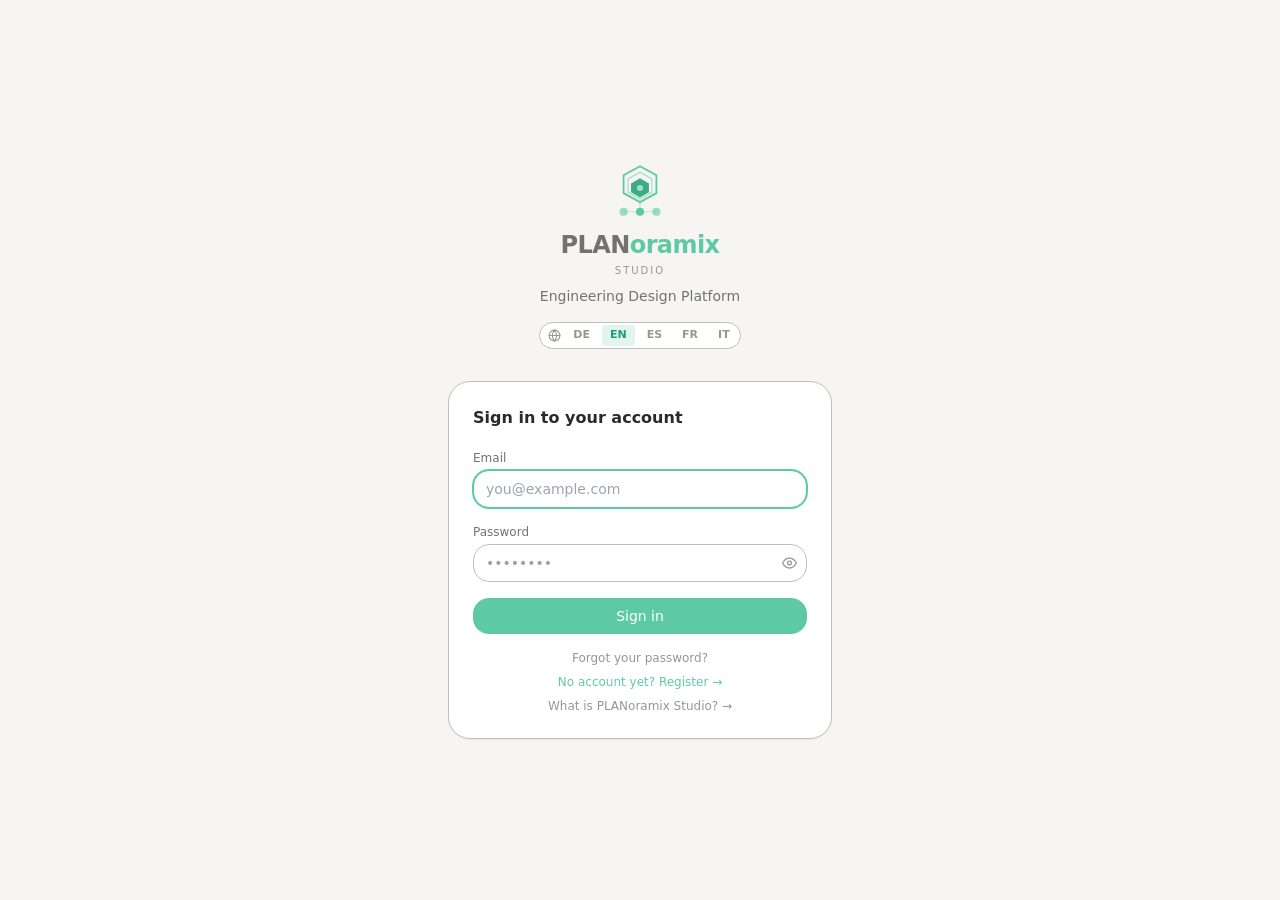
<file: index.html>
<!DOCTYPE html>
<html lang="en">
  <head>
    <meta charset="UTF-8" />
    <link rel="icon" type="image/svg+xml" href="/favicon.svg" />
    <meta name="viewport" content="width=device-width, initial-scale=1.0" />
    <meta name="referrer" content="strict-origin-when-cross-origin" />
    <!--
      CSP fallback for static hosting. Prefer setting CSP via HTTP headers in production
      (frame-ancestors / sandbox / report-uri are ignored when delivered via <meta>).
      'wasm-unsafe-eval' is required by web-ifc and pdfjs-dist.
      blob:/data: in img-src and worker-src cover three.js loaders, html-to-image, and pdfjs workers.
      frame-src blob: is required by the Anlage PDF surface, which renders the picked
      file in an <iframe> from a blob: URL; without it default-src blocks the frame
      and Chrome shows "Dieser Inhalt ist blockiert".
    -->
    <meta
      http-equiv="Content-Security-Policy"
      content="
        default-src 'self';
        script-src 'self' 'wasm-unsafe-eval';
        style-src 'self' 'unsafe-inline';
        img-src 'self' data: blob:;
        font-src 'self' data:;
        worker-src 'self' blob:;
        frame-src 'self' blob:;
        connect-src 'self' ws: wss: https://*.supabase.co wss://*.supabase.co;
        object-src 'none';
        base-uri 'self';
        form-action 'self';
        frame-ancestors 'self';
        upgrade-insecure-requests
      "
    />
    <title>PLANoramix Studio</title>
    <script type="module" crossorigin src="/assets/main-B0GuMy41.js"></script>
    <link rel="modulepreload" crossorigin href="/assets/index-Dl0gNyEg.js">
    <link rel="modulepreload" crossorigin href="/assets/taskDefaults-D4eh1Coa.js">
    <link rel="modulepreload" crossorigin href="/assets/bootContentPacks-B4ojAM4f.js">
    <link rel="modulepreload" crossorigin href="/assets/taskSeal-45RWJeZp.js">
    <link rel="modulepreload" crossorigin href="/assets/publicAsset-lwaDUpK7.js">
    <link rel="modulepreload" crossorigin href="/assets/projectPersistence-CUlNSSed.js">
    <link rel="modulepreload" crossorigin href="/assets/userStore-DJssYrse.js">
    <link rel="modulepreload" crossorigin href="/assets/screenshotCapture-ynMfbWYe.js">
    <link rel="modulepreload" crossorigin href="/assets/elemCloud-BAPlJ6jV.js">
    <link rel="modulepreload" crossorigin href="/assets/routePath-DhpT4YH2.js">
    <link rel="modulepreload" crossorigin href="/assets/seatPricing-DUlemXKy.js">
    <link rel="stylesheet" crossorigin href="/assets/index-DYcPi4QI.css">
    <link rel="stylesheet" crossorigin href="/assets/main-DCre1131.css">
  <link rel="manifest" href="/manifest.webmanifest"></head>
  <body>
    <div id="root"></div>
  </body>
</html>
</file>
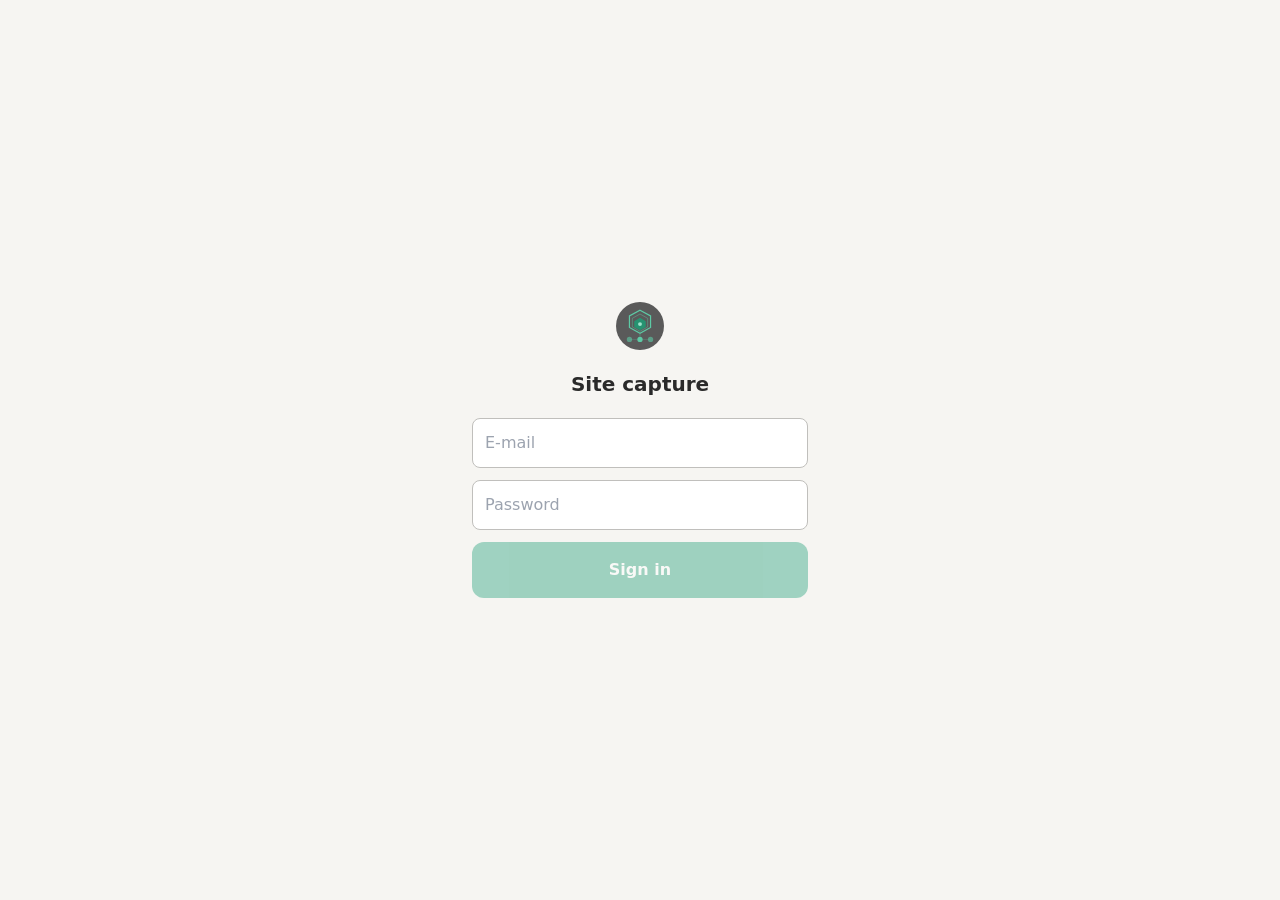
<file: capture.html>
<!DOCTYPE html>
<html lang="de">
  <head>
    <meta charset="UTF-8" />
    <link rel="icon" type="image/svg+xml" href="/favicon.svg" />
    <meta name="viewport" content="width=device-width, initial-scale=1.0, viewport-fit=cover" />
    <meta name="theme-color" content="#1D9E75" />
    <meta name="referrer" content="strict-origin-when-cross-origin" />
    <!--
      Same policy as index.html, minus what only the app needs (wasm for
      web-ifc/pdf.js, blob: frames for the Anlage PDF surface).
    -->
    <meta
      http-equiv="Content-Security-Policy"
      content="
        default-src 'self';
        script-src 'self';
        style-src 'self' 'unsafe-inline';
        img-src 'self' data: blob:;
        font-src 'self' data:;
        connect-src 'self' https://*.supabase.co wss://*.supabase.co;
        object-src 'none';
        base-uri 'self';
        form-action 'self';
        frame-ancestors 'self';
        upgrade-insecure-requests
      "
    />
    <title>PLANoramix · Baustelle</title>
    <script type="module" crossorigin src="/assets/capture-c4kPbFWt.js"></script>
    <link rel="modulepreload" crossorigin href="/assets/index-Dl0gNyEg.js">
    <link rel="modulepreload" crossorigin href="/assets/taskDefaults-D4eh1Coa.js">
    <link rel="modulepreload" crossorigin href="/assets/taskSeal-45RWJeZp.js">
    <link rel="modulepreload" crossorigin href="/assets/screenshotCapture-ynMfbWYe.js">
    <link rel="stylesheet" crossorigin href="/assets/index-DYcPi4QI.css">
  <link rel="manifest" href="/manifest.webmanifest"></head>
  <body>
    <div id="root"></div>
  </body>
</html>
</file>
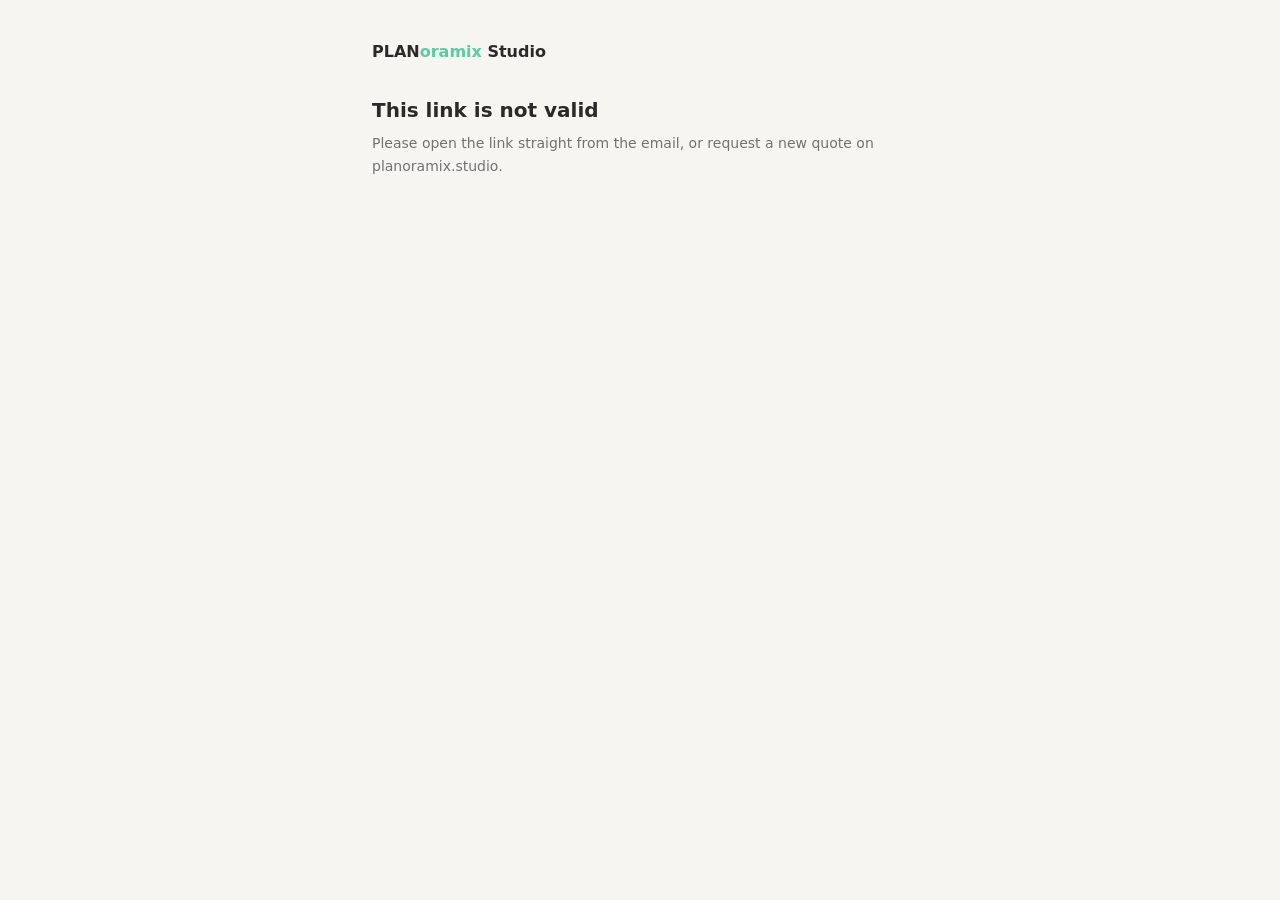
<file: quote.html>
<!DOCTYPE html>
<html lang="en">
  <head>
    <meta charset="UTF-8" />
    <link rel="icon" type="image/svg+xml" href="/favicon.svg" />
    <meta name="viewport" content="width=device-width, initial-scale=1.0, viewport-fit=cover" />
    <meta name="theme-color" content="#1D9E75" />
    <meta name="referrer" content="strict-origin-when-cross-origin" />
    <meta name="robots" content="noindex, nofollow" />
    <!--
      Same policy as index.html, minus what only the app needs (wasm for
      web-ifc/pdf.js, blob: frames for the Anlage PDF surface).
    -->
    <meta
      http-equiv="Content-Security-Policy"
      content="
        default-src 'self';
        script-src 'self';
        style-src 'self' 'unsafe-inline';
        img-src 'self' data: blob:;
        font-src 'self' data:;
        connect-src 'self' https://*.supabase.co wss://*.supabase.co;
        object-src 'none';
        base-uri 'self';
        form-action 'self';
        frame-ancestors 'self';
        upgrade-insecure-requests
      "
    />
    <title>PLANoramix · Angebot</title>
    <script type="module" crossorigin src="/assets/quote-NXS3SZED.js"></script>
    <link rel="modulepreload" crossorigin href="/assets/index-Dl0gNyEg.js">
    <link rel="modulepreload" crossorigin href="/assets/seatPricing-DUlemXKy.js">
    <link rel="stylesheet" crossorigin href="/assets/index-DYcPi4QI.css">
  <link rel="manifest" href="/manifest.webmanifest"></head>
  <body>
    <div id="root"></div>
  </body>
</html>
</file>
<file: assets/index-DYcPi4QI.css>
*,:before,:after{--tw-border-spacing-x: 0;--tw-border-spacing-y: 0;--tw-translate-x: 0;--tw-translate-y: 0;--tw-rotate: 0;--tw-skew-x: 0;--tw-skew-y: 0;--tw-scale-x: 1;--tw-scale-y: 1;--tw-pan-x: ;--tw-pan-y: ;--tw-pinch-zoom: ;--tw-scroll-snap-strictness: proximity;--tw-gradient-from-position: ;--tw-gradient-via-position: ;--tw-gradient-to-position: ;--tw-ordinal: ;--tw-slashed-zero: ;--tw-numeric-figure: ;--tw-numeric-spacing: ;--tw-numeric-fraction: ;--tw-ring-inset: ;--tw-ring-offset-width: 0px;--tw-ring-offset-color: #fff;--tw-ring-color: rgb(59 130 246 / .5);--tw-ring-offset-shadow: 0 0 #0000;--tw-ring-shadow: 0 0 #0000;--tw-shadow: 0 0 #0000;--tw-shadow-colored: 0 0 #0000;--tw-blur: ;--tw-brightness: ;--tw-contrast: ;--tw-grayscale: ;--tw-hue-rotate: ;--tw-invert: ;--tw-saturate: ;--tw-sepia: ;--tw-drop-shadow: ;--tw-backdrop-blur: ;--tw-backdrop-brightness: ;--tw-backdrop-contrast: ;--tw-backdrop-grayscale: ;--tw-backdrop-hue-rotate: ;--tw-backdrop-invert: ;--tw-backdrop-opacity: ;--tw-backdrop-saturate: ;--tw-backdrop-sepia: ;--tw-contain-size: ;--tw-contain-layout: ;--tw-contain-paint: ;--tw-contain-style: }::backdrop{--tw-border-spacing-x: 0;--tw-border-spacing-y: 0;--tw-translate-x: 0;--tw-translate-y: 0;--tw-rotate: 0;--tw-skew-x: 0;--tw-skew-y: 0;--tw-scale-x: 1;--tw-scale-y: 1;--tw-pan-x: ;--tw-pan-y: ;--tw-pinch-zoom: ;--tw-scroll-snap-strictness: proximity;--tw-gradient-from-position: ;--tw-gradient-via-position: ;--tw-gradient-to-position: ;--tw-ordinal: ;--tw-slashed-zero: ;--tw-numeric-figure: ;--tw-numeric-spacing: ;--tw-numeric-fraction: ;--tw-ring-inset: ;--tw-ring-offset-width: 0px;--tw-ring-offset-color: #fff;--tw-ring-color: rgb(59 130 246 / .5);--tw-ring-offset-shadow: 0 0 #0000;--tw-ring-shadow: 0 0 #0000;--tw-shadow: 0 0 #0000;--tw-shadow-colored: 0 0 #0000;--tw-blur: ;--tw-brightness: ;--tw-contrast: ;--tw-grayscale: ;--tw-hue-rotate: ;--tw-invert: ;--tw-saturate: ;--tw-sepia: ;--tw-drop-shadow: ;--tw-backdrop-blur: ;--tw-backdrop-brightness: ;--tw-backdrop-contrast: ;--tw-backdrop-grayscale: ;--tw-backdrop-hue-rotate: ;--tw-backdrop-invert: ;--tw-backdrop-opacity: ;--tw-backdrop-saturate: ;--tw-backdrop-sepia: ;--tw-contain-size: ;--tw-contain-layout: ;--tw-contain-paint: ;--tw-contain-style: }*,:before,:after{box-sizing:border-box;border-width:0;border-style:solid;border-color:#e5e7eb}:before,:after{--tw-content: ""}html,:host{line-height:1.5;-webkit-text-size-adjust:100%;-moz-tab-size:4;-o-tab-size:4;tab-size:4;font-family:ui-sans-serif,system-ui,sans-serif,"Apple Color Emoji","Segoe UI Emoji",Segoe UI Symbol,"Noto Color Emoji";font-feature-settings:normal;font-variation-settings:normal;-webkit-tap-highlight-color:transparent}body{margin:0;line-height:inherit}hr{height:0;color:inherit;border-top-width:1px}abbr:where([title]){-webkit-text-decoration:underline dotted;text-decoration:underline dotted}h1,h2,h3,h4,h5,h6{font-size:inherit;font-weight:inherit}a{color:inherit;text-decoration:inherit}b,strong{font-weight:bolder}code,kbd,samp,pre{font-family:ui-monospace,SFMono-Regular,Menlo,Monaco,Consolas,Liberation Mono,Courier New,monospace;font-feature-settings:normal;font-variation-settings:normal;font-size:1em}small{font-size:80%}sub,sup{font-size:75%;line-height:0;position:relative;vertical-align:baseline}sub{bottom:-.25em}sup{top:-.5em}table{text-indent:0;border-color:inherit;border-collapse:collapse}button,input,optgroup,select,textarea{font-family:inherit;font-feature-settings:inherit;font-variation-settings:inherit;font-size:100%;font-weight:inherit;line-height:inherit;letter-spacing:inherit;color:inherit;margin:0;padding:0}button,select{text-transform:none}button,input:where([type=button]),input:where([type=reset]),input:where([type=submit]){-webkit-appearance:button;background-color:transparent;background-image:none}:-moz-focusring{outline:auto}:-moz-ui-invalid{box-shadow:none}progress{vertical-align:baseline}::-webkit-inner-spin-button,::-webkit-outer-spin-button{height:auto}[type=search]{-webkit-appearance:textfield;outline-offset:-2px}::-webkit-search-decoration{-webkit-appearance:none}::-webkit-file-upload-button{-webkit-appearance:button;font:inherit}summary{display:list-item}blockquote,dl,dd,h1,h2,h3,h4,h5,h6,hr,figure,p,pre{margin:0}fieldset{margin:0;padding:0}legend{padding:0}ol,ul,menu{list-style:none;margin:0;padding:0}dialog{padding:0}textarea{resize:vertical}input::-moz-placeholder,textarea::-moz-placeholder{opacity:1;color:#9ca3af}input::placeholder,textarea::placeholder{opacity:1;color:#9ca3af}button,[role=button]{cursor:pointer}:disabled{cursor:default}img,svg,video,canvas,audio,iframe,embed,object{display:block;vertical-align:middle}img,video{max-width:100%;height:auto}[hidden]:where(:not([hidden=until-found])){display:none}.\!container{width:100%!important}.container{width:100%}@media (min-width: 640px){.\!container{max-width:640px!important}.container{max-width:640px}}@media (min-width: 768px){.\!container{max-width:768px!important}.container{max-width:768px}}@media (min-width: 1024px){.\!container{max-width:1024px!important}.container{max-width:1024px}}@media (min-width: 1280px){.\!container{max-width:1280px!important}.container{max-width:1280px}}@media (min-width: 1536px){.\!container{max-width:1536px!important}.container{max-width:1536px}}.sr-only{position:absolute;width:1px;height:1px;padding:0;margin:-1px;overflow:hidden;clip:rect(0,0,0,0);white-space:nowrap;border-width:0}.pointer-events-none{pointer-events:none}.pointer-events-auto{pointer-events:auto}.\!visible{visibility:visible!important}.visible{visibility:visible}.invisible{visibility:hidden}.collapse{visibility:collapse}.static{position:static}.\!fixed{position:fixed!important}.fixed{position:fixed}.absolute{position:absolute}.relative{position:relative}.sticky{position:sticky}.inset-0{top:0;right:0;bottom:0;left:0}.inset-x-0{left:0;right:0}.inset-y-0{top:0;bottom:0}.-bottom-5{bottom:-1.25rem}.-right-0\.5{right:-.125rem}.-right-1{right:-.25rem}.-right-1\.5{right:-.375rem}.-top-0\.5{top:-.125rem}.-top-1{top:-.25rem}.-top-1\.5{top:-.375rem}.-top-\[5px\]{top:-5px}.bottom-0{bottom:0}.bottom-1{bottom:.25rem}.bottom-1\.5{bottom:.375rem}.bottom-12{bottom:3rem}.bottom-4{bottom:1rem}.bottom-\[24px\]{bottom:24px}.bottom-\[48px\]{bottom:48px}.bottom-full{bottom:100%}.left-0{left:0}.left-0\.5{left:.125rem}.left-1{left:.25rem}.left-1\/2{left:50%}.left-2{left:.5rem}.left-2\.5{left:.625rem}.left-3{left:.75rem}.left-full{left:100%}.right-0{right:0}.right-0\.5{right:.125rem}.right-1{right:.25rem}.right-1\.5{right:.375rem}.right-2{right:.5rem}.right-2\.5{right:.625rem}.right-3{right:.75rem}.right-4{right:1rem}.top-0{top:0}.top-0\.5{top:.125rem}.top-1{top:.25rem}.top-1\.5{top:.375rem}.top-1\/2{top:50%}.top-12{top:3rem}.top-14{top:3.5rem}.top-2{top:.5rem}.top-3{top:.75rem}.top-\[26px\]{top:26px}.top-full{top:100%}.isolate{isolation:isolate}.z-0{z-index:0}.z-10{z-index:10}.z-20{z-index:20}.z-30{z-index:30}.z-40{z-index:40}.z-50{z-index:50}.z-\[10000\]{z-index:10000}.z-\[10001\]{z-index:10001}.z-\[10002\]{z-index:10002}.z-\[100\]{z-index:100}.z-\[110\]{z-index:110}.z-\[120\]{z-index:120}.z-\[150\]{z-index:150}.z-\[190\]{z-index:190}.z-\[191\]{z-index:191}.z-\[200\]{z-index:200}.z-\[210\]{z-index:210}.z-\[300\]{z-index:300}.z-\[330\]{z-index:330}.z-\[340\]{z-index:340}.z-\[345\]{z-index:345}.z-\[350\]{z-index:350}.z-\[360\]{z-index:360}.z-\[380\]{z-index:380}.z-\[400\]{z-index:400}.z-\[420\]{z-index:420}.z-\[440\]{z-index:440}.z-\[460\]{z-index:460}.z-\[500\]{z-index:500}.z-\[60\]{z-index:60}.z-\[61\]{z-index:61}.z-\[70\]{z-index:70}.z-\[80\]{z-index:80}.z-\[81\]{z-index:81}.z-\[89\]{z-index:89}.z-\[9000\]{z-index:9000}.z-\[90\]{z-index:90}.z-\[91\]{z-index:91}.z-\[9500\]{z-index:9500}.z-\[9800\]{z-index:9800}.z-\[9900\]{z-index:9900}.z-\[9995\]{z-index:9995}.z-\[9997\]{z-index:9997}.z-\[9998\]{z-index:9998}.z-\[9999\]{z-index:9999}.z-\[99\]{z-index:99}.col-span-2{grid-column:span 2 / span 2}.col-start-1{grid-column-start:1}.row-start-1{grid-row-start:1}.-m-4{margin:-1rem}.m-1{margin:.25rem}.m-3{margin:.75rem}.m-7{margin:1.75rem}.-mx-1{margin-left:-.25rem;margin-right:-.25rem}.-mx-1\.5{margin-left:-.375rem;margin-right:-.375rem}.mx-0\.5{margin-left:.125rem;margin-right:.125rem}.mx-1{margin-left:.25rem;margin-right:.25rem}.mx-2{margin-left:.5rem;margin-right:.5rem}.mx-3{margin-left:.75rem;margin-right:.75rem}.mx-4{margin-left:1rem;margin-right:1rem}.mx-6{margin-left:1.5rem;margin-right:1.5rem}.mx-auto{margin-left:auto;margin-right:auto}.my-0\.5{margin-top:.125rem;margin-bottom:.125rem}.my-1{margin-top:.25rem;margin-bottom:.25rem}.my-1\.5{margin-top:.375rem;margin-bottom:.375rem}.my-2{margin-top:.5rem;margin-bottom:.5rem}.my-3{margin-top:.75rem;margin-bottom:.75rem}.my-auto{margin-top:auto;margin-bottom:auto}.-mb-px{margin-bottom:-1px}.-ml-0\.5{margin-left:-.125rem}.-ml-1{margin-left:-.25rem}.-mr-1{margin-right:-.25rem}.-mt-1{margin-top:-.25rem}.-mt-2{margin-top:-.5rem}.-mt-3{margin-top:-.75rem}.mb-0\.5{margin-bottom:.125rem}.mb-1{margin-bottom:.25rem}.mb-1\.5{margin-bottom:.375rem}.mb-2{margin-bottom:.5rem}.mb-3{margin-bottom:.75rem}.mb-4{margin-bottom:1rem}.mb-5{margin-bottom:1.25rem}.mb-6{margin-bottom:1.5rem}.mb-7{margin-bottom:1.75rem}.mb-8{margin-bottom:2rem}.ml-0\.5{margin-left:.125rem}.ml-1{margin-left:.25rem}.ml-1\.5{margin-left:.375rem}.ml-2{margin-left:.5rem}.ml-3{margin-left:.75rem}.ml-4{margin-left:1rem}.ml-5{margin-left:1.25rem}.ml-7{margin-left:1.75rem}.ml-auto{margin-left:auto}.mr-0\.5{margin-right:.125rem}.mr-1{margin-right:.25rem}.mr-1\.5{margin-right:.375rem}.mr-2{margin-right:.5rem}.mr-3{margin-right:.75rem}.mr-auto{margin-right:auto}.mt-0{margin-top:0}.mt-0\.5{margin-top:.125rem}.mt-1{margin-top:.25rem}.mt-1\.5{margin-top:.375rem}.mt-10{margin-top:2.5rem}.mt-2{margin-top:.5rem}.mt-2\.5{margin-top:.625rem}.mt-3{margin-top:.75rem}.mt-4{margin-top:1rem}.mt-5{margin-top:1.25rem}.mt-6{margin-top:1.5rem}.mt-8{margin-top:2rem}.mt-auto{margin-top:auto}.mt-px{margin-top:1px}.line-clamp-2{overflow:hidden;display:-webkit-box;-webkit-box-orient:vertical;-webkit-line-clamp:2}.\!block{display:block!important}.block{display:block}.inline-block{display:inline-block}.\!inline{display:inline!important}.inline{display:inline}.flex{display:flex}.inline-flex{display:inline-flex}.\!table{display:table!important}.table{display:table}.\!grid{display:grid!important}.grid{display:grid}.contents{display:contents}.\!hidden{display:none!important}.hidden{display:none}.aspect-\[4\/3\]{aspect-ratio:4/3}.aspect-square{aspect-ratio:1 / 1}.h-0{height:0px}.h-0\.5{height:.125rem}.h-1{height:.25rem}.h-1\.5{height:.375rem}.h-10{height:2.5rem}.h-11{height:2.75rem}.h-12{height:3rem}.h-14{height:3.5rem}.h-16{height:4rem}.h-2{height:.5rem}.h-2\.5{height:.625rem}.h-20{height:5rem}.h-24{height:6rem}.h-3{height:.75rem}.h-3\.5{height:.875rem}.h-32{height:8rem}.h-4{height:1rem}.h-5{height:1.25rem}.h-6{height:1.5rem}.h-7{height:1.75rem}.h-8{height:2rem}.h-9{height:2.25rem}.h-\[10px\]{height:10px}.h-\[13px\]{height:13px}.h-\[16px\]{height:16px}.h-\[17px\]{height:17px}.h-\[18px\]{height:18px}.h-\[22px\]{height:22px}.h-\[26px\]{height:26px}.h-\[2px\]{height:2px}.h-\[52px\]{height:52px}.h-\[85vh\]{height:85vh}.h-\[88vh\]{height:88vh}.h-\[9px\]{height:9px}.h-full{height:100%}.h-px{height:1px}.h-screen{height:100vh}.max-h-12{max-height:3rem}.max-h-20{max-height:5rem}.max-h-28{max-height:7rem}.max-h-32{max-height:8rem}.max-h-36{max-height:9rem}.max-h-40{max-height:10rem}.max-h-44{max-height:11rem}.max-h-48{max-height:12rem}.max-h-52{max-height:13rem}.max-h-56{max-height:14rem}.max-h-60{max-height:15rem}.max-h-64{max-height:16rem}.max-h-72{max-height:18rem}.max-h-80{max-height:20rem}.max-h-\[50vh\]{max-height:50vh}.max-h-\[52vh\]{max-height:52vh}.max-h-\[55\%\]{max-height:55%}.max-h-\[55vh\]{max-height:55vh}.max-h-\[70vh\]{max-height:70vh}.max-h-\[75vh\]{max-height:75vh}.max-h-\[80vh\]{max-height:80vh}.max-h-\[85vh\]{max-height:85vh}.max-h-\[88vh\]{max-height:88vh}.max-h-\[90vh\]{max-height:90vh}.max-h-\[92vh\]{max-height:92vh}.max-h-full{max-height:100%}.min-h-0{min-height:0px}.min-h-\[100dvh\]{min-height:100dvh}.min-h-\[152px\]{min-height:152px}.min-h-\[20px\]{min-height:20px}.min-h-\[22px\]{min-height:22px}.min-h-\[30px\]{min-height:30px}.min-h-\[32px\]{min-height:32px}.min-h-\[38px\]{min-height:38px}.min-h-\[420px\]{min-height:420px}.min-h-\[44px\]{min-height:44px}.min-h-\[96px\]{min-height:96px}.min-h-full{min-height:100%}.min-h-screen{min-height:100vh}.w-1\.5{width:.375rem}.w-1\/2{width:50%}.w-1\/3{width:33.333333%}.w-10{width:2.5rem}.w-11{width:2.75rem}.w-12{width:3rem}.w-14{width:3.5rem}.w-16{width:4rem}.w-2{width:.5rem}.w-2\.5{width:.625rem}.w-20{width:5rem}.w-24{width:6rem}.w-28{width:7rem}.w-3{width:.75rem}.w-3\.5{width:.875rem}.w-32{width:8rem}.w-36{width:9rem}.w-4{width:1rem}.w-40{width:10rem}.w-44{width:11rem}.w-48{width:12rem}.w-5{width:1.25rem}.w-52{width:13rem}.w-56{width:14rem}.w-6{width:1.5rem}.w-60{width:15rem}.w-64{width:16rem}.w-7{width:1.75rem}.w-72{width:18rem}.w-8{width:2rem}.w-80{width:20rem}.w-9{width:2.25rem}.w-\[104px\]{width:104px}.w-\[10px\]{width:10px}.w-\[13px\]{width:13px}.w-\[140px\]{width:140px}.w-\[18px\]{width:18px}.w-\[24px\]{width:24px}.w-\[26px\]{width:26px}.w-\[26rem\]{width:26rem}.w-\[280px\]{width:280px}.w-\[30rem\]{width:30rem}.w-\[38px\]{width:38px}.w-\[4\.5rem\]{width:4.5rem}.w-\[42\%\]{width:42%}.w-\[420px\]{width:420px}.w-\[440px\]{width:440px}.w-\[44px\]{width:44px}.w-\[480px\]{width:480px}.w-\[500px\]{width:500px}.w-\[52px\]{width:52px}.w-\[560px\]{width:560px}.w-\[68px\]{width:68px}.w-\[70px\]{width:70px}.w-\[76px\]{width:76px}.w-\[92px\]{width:92px}.w-\[9px\]{width:9px}.w-\[calc\(100\%-2rem\)\]{width:calc(100% - 2rem)}.w-\[min\(92vw\,420px\)\]{width:min(92vw,420px)}.w-\[min\(92vw\,480px\)\]{width:min(92vw,480px)}.w-\[min\(92vw\,720px\)\]{width:min(92vw,720px)}.w-\[min\(92vw\,920px\)\]{width:min(92vw,920px)}.w-\[min\(94vw\,1100px\)\]{width:min(94vw,1100px)}.w-\[min\(94vw\,520px\)\]{width:min(94vw,520px)}.w-\[min\(94vw\,760px\)\]{width:min(94vw,760px)}.w-\[min\(94vw\,820px\)\]{width:min(94vw,820px)}.w-\[min\(94vw\,920px\)\]{width:min(94vw,920px)}.w-\[min\(96vw\,620px\)\]{width:min(96vw,620px)}.w-auto{width:auto}.w-full{width:100%}.w-px{width:1px}.w-screen{width:100vw}.min-w-0{min-width:0px}.min-w-44{min-width:11rem}.min-w-\[130px\]{min-width:130px}.min-w-\[13px\]{min-width:13px}.min-w-\[13rem\]{min-width:13rem}.min-w-\[140px\]{min-width:140px}.min-w-\[14px\]{min-width:14px}.min-w-\[150px\]{min-width:150px}.min-w-\[160px\]{min-width:160px}.min-w-\[16px\]{min-width:16px}.min-w-\[170px\]{min-width:170px}.min-w-\[180px\]{min-width:180px}.min-w-\[18px\]{min-width:18px}.min-w-\[200px\]{min-width:200px}.min-w-\[220px\]{min-width:220px}.min-w-\[34px\]{min-width:34px}.min-w-\[720px\]{min-width:720px}.min-w-\[84px\]{min-width:84px}.min-w-full{min-width:100%}.max-w-12{max-width:3rem}.max-w-24{max-width:6rem}.max-w-2xl{max-width:42rem}.max-w-36{max-width:9rem}.max-w-3xl{max-width:48rem}.max-w-48{max-width:12rem}.max-w-4xl{max-width:56rem}.max-w-56{max-width:14rem}.max-w-5xl{max-width:64rem}.max-w-\[110px\]{max-width:110px}.max-w-\[1200px\]{max-width:1200px}.max-w-\[120px\]{max-width:120px}.max-w-\[1240px\]{max-width:1240px}.max-w-\[140px\]{max-width:140px}.max-w-\[150px\]{max-width:150px}.max-w-\[160px\]{max-width:160px}.max-w-\[170px\]{max-width:170px}.max-w-\[180px\]{max-width:180px}.max-w-\[220px\]{max-width:220px}.max-w-\[240px\]{max-width:240px}.max-w-\[260px\]{max-width:260px}.max-w-\[280px\]{max-width:280px}.max-w-\[560px\]{max-width:560px}.max-w-\[90px\]{max-width:90px}.max-w-\[92vw\]{max-width:92vw}.max-w-\[9rem\]{max-width:9rem}.max-w-full{max-width:100%}.max-w-lg{max-width:32rem}.max-w-md{max-width:28rem}.max-w-none{max-width:none}.max-w-sm{max-width:24rem}.max-w-xl{max-width:36rem}.max-w-xs{max-width:20rem}.flex-1{flex:1 1 0%}.flex-none{flex:none}.flex-shrink{flex-shrink:1}.flex-shrink-0{flex-shrink:0}.shrink{flex-shrink:1}.shrink-0{flex-shrink:0}.grow{flex-grow:1}.basis-full{flex-basis:100%}.border-collapse{border-collapse:collapse}.origin-top-left{transform-origin:top left}.-translate-x-1\/2{--tw-translate-x: -50%;transform:translate(var(--tw-translate-x),var(--tw-translate-y)) rotate(var(--tw-rotate)) skew(var(--tw-skew-x)) skewY(var(--tw-skew-y)) scaleX(var(--tw-scale-x)) scaleY(var(--tw-scale-y))}.-translate-y-1\.5{--tw-translate-y: -.375rem;transform:translate(var(--tw-translate-x),var(--tw-translate-y)) rotate(var(--tw-rotate)) skew(var(--tw-skew-x)) skewY(var(--tw-skew-y)) scaleX(var(--tw-scale-x)) scaleY(var(--tw-scale-y))}.-translate-y-1\/2{--tw-translate-y: -50%;transform:translate(var(--tw-translate-x),var(--tw-translate-y)) rotate(var(--tw-rotate)) skew(var(--tw-skew-x)) skewY(var(--tw-skew-y)) scaleX(var(--tw-scale-x)) scaleY(var(--tw-scale-y))}.translate-x-0\.5{--tw-translate-x: .125rem;transform:translate(var(--tw-translate-x),var(--tw-translate-y)) rotate(var(--tw-rotate)) skew(var(--tw-skew-x)) skewY(var(--tw-skew-y)) scaleX(var(--tw-scale-x)) scaleY(var(--tw-scale-y))}.translate-x-2{--tw-translate-x: .5rem;transform:translate(var(--tw-translate-x),var(--tw-translate-y)) rotate(var(--tw-rotate)) skew(var(--tw-skew-x)) skewY(var(--tw-skew-y)) scaleX(var(--tw-scale-x)) scaleY(var(--tw-scale-y))}.translate-x-3\.5{--tw-translate-x: .875rem;transform:translate(var(--tw-translate-x),var(--tw-translate-y)) rotate(var(--tw-rotate)) skew(var(--tw-skew-x)) skewY(var(--tw-skew-y)) scaleX(var(--tw-scale-x)) scaleY(var(--tw-scale-y))}.-rotate-90{--tw-rotate: -90deg;transform:translate(var(--tw-translate-x),var(--tw-translate-y)) rotate(var(--tw-rotate)) skew(var(--tw-skew-x)) skewY(var(--tw-skew-y)) scaleX(var(--tw-scale-x)) scaleY(var(--tw-scale-y))}.rotate-180{--tw-rotate: 180deg;transform:translate(var(--tw-translate-x),var(--tw-translate-y)) rotate(var(--tw-rotate)) skew(var(--tw-skew-x)) skewY(var(--tw-skew-y)) scaleX(var(--tw-scale-x)) scaleY(var(--tw-scale-y))}.rotate-45{--tw-rotate: 45deg;transform:translate(var(--tw-translate-x),var(--tw-translate-y)) rotate(var(--tw-rotate)) skew(var(--tw-skew-x)) skewY(var(--tw-skew-y)) scaleX(var(--tw-scale-x)) scaleY(var(--tw-scale-y))}.rotate-90{--tw-rotate: 90deg;transform:translate(var(--tw-translate-x),var(--tw-translate-y)) rotate(var(--tw-rotate)) skew(var(--tw-skew-x)) skewY(var(--tw-skew-y)) scaleX(var(--tw-scale-x)) scaleY(var(--tw-scale-y))}.\!transform{transform:translate(var(--tw-translate-x),var(--tw-translate-y)) rotate(var(--tw-rotate)) skew(var(--tw-skew-x)) skewY(var(--tw-skew-y)) scaleX(var(--tw-scale-x)) scaleY(var(--tw-scale-y))!important}.transform{transform:translate(var(--tw-translate-x),var(--tw-translate-y)) rotate(var(--tw-rotate)) skew(var(--tw-skew-x)) skewY(var(--tw-skew-y)) scaleX(var(--tw-scale-x)) scaleY(var(--tw-scale-y))}@keyframes pulse{50%{opacity:.5}}.animate-pulse{animation:pulse 2s cubic-bezier(.4,0,.6,1) infinite}@keyframes spin{to{transform:rotate(360deg)}}.animate-spin{animation:spin 1s linear infinite}.cursor-crosshair{cursor:crosshair}.cursor-default{cursor:default}.cursor-ew-resize{cursor:ew-resize}.cursor-grab{cursor:grab}.cursor-move{cursor:move}.cursor-not-allowed{cursor:not-allowed}.cursor-nwse-resize{cursor:nwse-resize}.cursor-pointer{cursor:pointer}.cursor-text{cursor:text}.cursor-zoom-in{cursor:zoom-in}.select-none{-webkit-user-select:none;-moz-user-select:none;user-select:none}.select-all{-webkit-user-select:all;-moz-user-select:all;user-select:all}.resize-none{resize:none}.resize-y{resize:vertical}.\!resize{resize:both!important}.resize{resize:both}.list-disc{list-style-type:disc}.grid-cols-1{grid-template-columns:repeat(1,minmax(0,1fr))}.grid-cols-2{grid-template-columns:repeat(2,minmax(0,1fr))}.grid-cols-3{grid-template-columns:repeat(3,minmax(0,1fr))}.grid-cols-4{grid-template-columns:repeat(4,minmax(0,1fr))}.grid-cols-5{grid-template-columns:repeat(5,minmax(0,1fr))}.grid-cols-7{grid-template-columns:repeat(7,minmax(0,1fr))}.grid-cols-\[110px_1fr\]{grid-template-columns:110px 1fr}.grid-cols-\[150px_1fr_140px\]{grid-template-columns:150px 1fr 140px}.grid-cols-\[18px_56px_1fr_44px_56px_44px\]{grid-template-columns:18px 56px 1fr 44px 56px 44px}.grid-cols-\[1fr_120px_120px_100px\]{grid-template-columns:1fr 120px 120px 100px}.grid-cols-\[1fr_140px_180px\]{grid-template-columns:1fr 140px 180px}.grid-cols-\[20px_56px_1fr_auto\]{grid-template-columns:20px 56px 1fr auto}.grid-cols-\[60px_1fr_120px\]{grid-template-columns:60px 1fr 120px}.grid-cols-\[auto_1fr\]{grid-template-columns:auto 1fr}.flex-row{flex-direction:row}.flex-col{flex-direction:column}.flex-wrap{flex-wrap:wrap}.content-start{align-content:flex-start}.items-start{align-items:flex-start}.items-end{align-items:flex-end}.items-center{align-items:center}.items-baseline{align-items:baseline}.items-stretch{align-items:stretch}.justify-start{justify-content:flex-start}.justify-end{justify-content:flex-end}.justify-center{justify-content:center}.justify-between{justify-content:space-between}.gap-0{gap:0px}.gap-0\.5{gap:.125rem}.gap-1{gap:.25rem}.gap-1\.5{gap:.375rem}.gap-2{gap:.5rem}.gap-2\.5{gap:.625rem}.gap-3{gap:.75rem}.gap-3\.5{gap:.875rem}.gap-4{gap:1rem}.gap-5{gap:1.25rem}.gap-6{gap:1.5rem}.gap-px{gap:1px}.gap-x-2{-moz-column-gap:.5rem;column-gap:.5rem}.gap-x-2\.5{-moz-column-gap:.625rem;column-gap:.625rem}.gap-x-3{-moz-column-gap:.75rem;column-gap:.75rem}.gap-x-4{-moz-column-gap:1rem;column-gap:1rem}.gap-x-6{-moz-column-gap:1.5rem;column-gap:1.5rem}.gap-x-8{-moz-column-gap:2rem;column-gap:2rem}.gap-y-0\.5{row-gap:.125rem}.gap-y-1{row-gap:.25rem}.gap-y-1\.5{row-gap:.375rem}.gap-y-2{row-gap:.5rem}.gap-y-3{row-gap:.75rem}.gap-y-4{row-gap:1rem}.gap-y-6{row-gap:1.5rem}.space-y-0\.5>:not([hidden])~:not([hidden]){--tw-space-y-reverse: 0;margin-top:calc(.125rem * calc(1 - var(--tw-space-y-reverse)));margin-bottom:calc(.125rem * var(--tw-space-y-reverse))}.space-y-1>:not([hidden])~:not([hidden]){--tw-space-y-reverse: 0;margin-top:calc(.25rem * calc(1 - var(--tw-space-y-reverse)));margin-bottom:calc(.25rem * var(--tw-space-y-reverse))}.space-y-1\.5>:not([hidden])~:not([hidden]){--tw-space-y-reverse: 0;margin-top:calc(.375rem * calc(1 - var(--tw-space-y-reverse)));margin-bottom:calc(.375rem * var(--tw-space-y-reverse))}.space-y-2>:not([hidden])~:not([hidden]){--tw-space-y-reverse: 0;margin-top:calc(.5rem * calc(1 - var(--tw-space-y-reverse)));margin-bottom:calc(.5rem * var(--tw-space-y-reverse))}.space-y-2\.5>:not([hidden])~:not([hidden]){--tw-space-y-reverse: 0;margin-top:calc(.625rem * calc(1 - var(--tw-space-y-reverse)));margin-bottom:calc(.625rem * var(--tw-space-y-reverse))}.space-y-3>:not([hidden])~:not([hidden]){--tw-space-y-reverse: 0;margin-top:calc(.75rem * calc(1 - var(--tw-space-y-reverse)));margin-bottom:calc(.75rem * var(--tw-space-y-reverse))}.space-y-4>:not([hidden])~:not([hidden]){--tw-space-y-reverse: 0;margin-top:calc(1rem * calc(1 - var(--tw-space-y-reverse)));margin-bottom:calc(1rem * var(--tw-space-y-reverse))}.space-y-5>:not([hidden])~:not([hidden]){--tw-space-y-reverse: 0;margin-top:calc(1.25rem * calc(1 - var(--tw-space-y-reverse)));margin-bottom:calc(1.25rem * var(--tw-space-y-reverse))}.divide-x>:not([hidden])~:not([hidden]){--tw-divide-x-reverse: 0;border-right-width:calc(1px * var(--tw-divide-x-reverse));border-left-width:calc(1px * calc(1 - var(--tw-divide-x-reverse)))}.divide-y>:not([hidden])~:not([hidden]){--tw-divide-y-reverse: 0;border-top-width:calc(1px * calc(1 - var(--tw-divide-y-reverse)));border-bottom-width:calc(1px * var(--tw-divide-y-reverse))}.divide-border>:not([hidden])~:not([hidden]){border-color:var(--color-border-default)}.divide-border-subtle>:not([hidden])~:not([hidden]){border-color:var(--color-border-subtle)}.divide-slate-100>:not([hidden])~:not([hidden]){--tw-divide-opacity: 1;border-color:rgb(241 245 249 / var(--tw-divide-opacity, 1))}.self-start{align-self:flex-start}.self-center{align-self:center}.self-stretch{align-self:stretch}.overflow-auto{overflow:auto}.overflow-hidden{overflow:hidden}.overflow-visible{overflow:visible}.overflow-x-auto{overflow-x:auto}.overflow-y-auto{overflow-y:auto}.overscroll-contain{overscroll-behavior:contain}.truncate{overflow:hidden;text-overflow:ellipsis;white-space:nowrap}.text-ellipsis{text-overflow:ellipsis}.whitespace-nowrap{white-space:nowrap}.whitespace-pre-wrap{white-space:pre-wrap}.break-words{overflow-wrap:break-word}.break-all{word-break:break-all}.\!rounded-lg{border-radius:16px!important}.rounded{border-radius:.25rem}.rounded-2xl{border-radius:1rem}.rounded-\[2px\]{border-radius:2px}.rounded-full{border-radius:9999px}.rounded-lg{border-radius:16px}.rounded-md{border-radius:12px}.rounded-sm{border-radius:8px}.rounded-xl{border-radius:22px}.rounded-xs{border-radius:4px}.rounded-b{border-bottom-right-radius:.25rem;border-bottom-left-radius:.25rem}.rounded-b-lg{border-bottom-right-radius:16px;border-bottom-left-radius:16px}.rounded-l{border-top-left-radius:.25rem;border-bottom-left-radius:.25rem}.rounded-l-full{border-top-left-radius:9999px;border-bottom-left-radius:9999px}.rounded-r{border-top-right-radius:.25rem;border-bottom-right-radius:.25rem}.rounded-r-full{border-top-right-radius:9999px;border-bottom-right-radius:9999px}.rounded-r-lg{border-top-right-radius:16px;border-bottom-right-radius:16px}.rounded-t{border-top-left-radius:.25rem;border-top-right-radius:.25rem}.rounded-t-lg{border-top-left-radius:16px;border-top-right-radius:16px}.rounded-t-md{border-top-left-radius:12px;border-top-right-radius:12px}.rounded-t-xl{border-top-left-radius:22px;border-top-right-radius:22px}.rounded-bl{border-bottom-left-radius:.25rem}.\!border{border-width:1px!important}.border{border-width:1px}.border-0{border-width:0px}.border-2{border-width:2px}.border-\[1\.5px\]{border-width:1.5px}.border-x{border-left-width:1px;border-right-width:1px}.border-y{border-top-width:1px;border-bottom-width:1px}.border-b{border-bottom-width:1px}.border-b-2{border-bottom-width:2px}.border-l{border-left-width:1px}.border-l-0{border-left-width:0px}.border-l-2{border-left-width:2px}.border-l-\[3px\]{border-left-width:3px}.border-r{border-right-width:1px}.border-r-2{border-right-width:2px}.border-t{border-top-width:1px}.border-t-2{border-top-width:2px}.border-dashed{border-style:dashed}.border-none{border-style:none}.\!border-border{border-color:var(--color-border-default)!important}.border-\[\#2563eb\]\/40{border-color:#2563eb66}.border-\[\#2B5AED\]{--tw-border-opacity: 1;border-color:rgb(43 90 237 / var(--tw-border-opacity, 1))}.border-\[\#86efac\]{--tw-border-opacity: 1;border-color:rgb(134 239 172 / var(--tw-border-opacity, 1))}.border-accent{border-color:var(--color-accent, #5DCAA5)}.border-accent-dark{border-color:var(--color-accent-dark, #1D9E75)}.border-accent-light{border-color:var(--color-accent-light, #9FE1CB)}.border-accent-pale{border-color:var(--color-accent-pale, #E1F5EE)}.border-amber-100{--tw-border-opacity: 1;border-color:rgb(254 243 199 / var(--tw-border-opacity, 1))}.border-amber-200{--tw-border-opacity: 1;border-color:rgb(253 230 138 / var(--tw-border-opacity, 1))}.border-amber-300{--tw-border-opacity: 1;border-color:rgb(252 211 77 / var(--tw-border-opacity, 1))}.border-amber-400{--tw-border-opacity: 1;border-color:rgb(251 191 36 / var(--tw-border-opacity, 1))}.border-amber-500{--tw-border-opacity: 1;border-color:rgb(245 158 11 / var(--tw-border-opacity, 1))}.border-amber-500\/30{border-color:#f59e0b4d}.border-amber-500\/40{border-color:#f59e0b66}.border-amber-500\/50{border-color:#f59e0b80}.border-amber-600{--tw-border-opacity: 1;border-color:rgb(217 119 6 / var(--tw-border-opacity, 1))}.border-black\/5{border-color:#0000000d}.border-blue-200{--tw-border-opacity: 1;border-color:rgb(191 219 254 / var(--tw-border-opacity, 1))}.border-blue-300{--tw-border-opacity: 1;border-color:rgb(147 197 253 / var(--tw-border-opacity, 1))}.border-blue-600{--tw-border-opacity: 1;border-color:rgb(37 99 235 / var(--tw-border-opacity, 1))}.border-border{border-color:var(--color-border-default)}.border-border-strong{border-color:var(--color-border-strong)}.border-border-subtle{border-color:var(--color-border-subtle)}.border-cyan-300{--tw-border-opacity: 1;border-color:rgb(103 232 249 / var(--tw-border-opacity, 1))}.border-cyan-500{--tw-border-opacity: 1;border-color:rgb(6 182 212 / var(--tw-border-opacity, 1))}.border-emerald-500\/40{border-color:#10b98166}.border-fuchsia-300{--tw-border-opacity: 1;border-color:rgb(240 171 252 / var(--tw-border-opacity, 1))}.border-gray-200{--tw-border-opacity: 1;border-color:rgb(229 231 235 / var(--tw-border-opacity, 1))}.border-gray-300{--tw-border-opacity: 1;border-color:rgb(209 213 219 / var(--tw-border-opacity, 1))}.border-green-200{--tw-border-opacity: 1;border-color:rgb(187 247 208 / var(--tw-border-opacity, 1))}.border-green-500{--tw-border-opacity: 1;border-color:rgb(34 197 94 / var(--tw-border-opacity, 1))}.border-green-600{--tw-border-opacity: 1;border-color:rgb(22 163 74 / var(--tw-border-opacity, 1))}.border-orange-200{--tw-border-opacity: 1;border-color:rgb(254 215 170 / var(--tw-border-opacity, 1))}.border-purple-200{--tw-border-opacity: 1;border-color:rgb(233 213 255 / var(--tw-border-opacity, 1))}.border-purple-300{--tw-border-opacity: 1;border-color:rgb(216 180 254 / var(--tw-border-opacity, 1))}.border-red-100{--tw-border-opacity: 1;border-color:rgb(254 226 226 / var(--tw-border-opacity, 1))}.border-red-200{--tw-border-opacity: 1;border-color:rgb(254 202 202 / var(--tw-border-opacity, 1))}.border-red-300{--tw-border-opacity: 1;border-color:rgb(252 165 165 / var(--tw-border-opacity, 1))}.border-red-400{--tw-border-opacity: 1;border-color:rgb(248 113 113 / var(--tw-border-opacity, 1))}.border-rose-500\/40{border-color:#f43f5e66}.border-sky-200{--tw-border-opacity: 1;border-color:rgb(186 230 253 / var(--tw-border-opacity, 1))}.border-slate-200{--tw-border-opacity: 1;border-color:rgb(226 232 240 / var(--tw-border-opacity, 1))}.border-slate-300{--tw-border-opacity: 1;border-color:rgb(203 213 225 / var(--tw-border-opacity, 1))}.border-slate-400{--tw-border-opacity: 1;border-color:rgb(148 163 184 / var(--tw-border-opacity, 1))}.border-surface-3{border-color:var(--color-bg-3)}.border-teal-200{--tw-border-opacity: 1;border-color:rgb(153 246 228 / var(--tw-border-opacity, 1))}.border-transparent{border-color:transparent}.border-violet-100{--tw-border-opacity: 1;border-color:rgb(237 233 254 / var(--tw-border-opacity, 1))}.border-violet-200{--tw-border-opacity: 1;border-color:rgb(221 214 254 / var(--tw-border-opacity, 1))}.border-violet-300{--tw-border-opacity: 1;border-color:rgb(196 181 253 / var(--tw-border-opacity, 1))}.border-white\/30{border-color:#ffffff4d}.border-yellow-100{--tw-border-opacity: 1;border-color:rgb(254 249 195 / var(--tw-border-opacity, 1))}.border-yellow-200{--tw-border-opacity: 1;border-color:rgb(254 240 138 / var(--tw-border-opacity, 1))}.border-b-blue-600{--tw-border-opacity: 1;border-bottom-color:rgb(37 99 235 / var(--tw-border-opacity, 1))}.border-t-accent{border-top-color:var(--color-accent, #5DCAA5)}.border-t-amber-600{--tw-border-opacity: 1;border-top-color:rgb(217 119 6 / var(--tw-border-opacity, 1))}.border-t-transparent{border-top-color:transparent}.bg-\[\#2563eb\]\/10{background-color:#2563eb1a}.bg-\[\#2563eb\]\/5{background-color:#2563eb0d}.bg-\[\#4ade80\]{--tw-bg-opacity: 1;background-color:rgb(74 222 128 / var(--tw-bg-opacity, 1))}.bg-\[\#86efac\]\/40{background-color:#86efac66}.bg-accent{background-color:var(--color-accent, #5DCAA5)}.bg-accent-dark{background-color:var(--color-accent-dark, #1D9E75)}.bg-accent-darker{background-color:var(--color-accent-darker, #0F6E56)}.bg-accent-pale{background-color:var(--color-accent-pale, #E1F5EE)}.bg-amber-100{--tw-bg-opacity: 1;background-color:rgb(254 243 199 / var(--tw-bg-opacity, 1))}.bg-amber-200{--tw-bg-opacity: 1;background-color:rgb(253 230 138 / var(--tw-bg-opacity, 1))}.bg-amber-300{--tw-bg-opacity: 1;background-color:rgb(252 211 77 / var(--tw-bg-opacity, 1))}.bg-amber-400{--tw-bg-opacity: 1;background-color:rgb(251 191 36 / var(--tw-bg-opacity, 1))}.bg-amber-50{--tw-bg-opacity: 1;background-color:rgb(255 251 235 / var(--tw-bg-opacity, 1))}.bg-amber-50\/50{background-color:#fffbeb80}.bg-amber-50\/60{background-color:#fffbeb99}.bg-amber-50\/70{background-color:#fffbebb3}.bg-amber-500{--tw-bg-opacity: 1;background-color:rgb(245 158 11 / var(--tw-bg-opacity, 1))}.bg-amber-500\/10{background-color:#f59e0b1a}.bg-amber-500\/20{background-color:#f59e0b33}.bg-amber-500\/90{background-color:#f59e0be6}.bg-amber-600{--tw-bg-opacity: 1;background-color:rgb(217 119 6 / var(--tw-bg-opacity, 1))}.bg-amber-600\/90{background-color:#d97706e6}.bg-black\/20{background-color:#0003}.bg-black\/30{background-color:#0000004d}.bg-black\/35{background-color:#00000059}.bg-black\/40{background-color:#0006}.bg-black\/50{background-color:#00000080}.bg-black\/60{background-color:#0009}.bg-black\/70{background-color:#000000b3}.bg-black\/80{background-color:#000c}.bg-black\/85{background-color:#000000d9}.bg-blue-200{--tw-bg-opacity: 1;background-color:rgb(191 219 254 / var(--tw-bg-opacity, 1))}.bg-blue-50{--tw-bg-opacity: 1;background-color:rgb(239 246 255 / var(--tw-bg-opacity, 1))}.bg-blue-500{--tw-bg-opacity: 1;background-color:rgb(59 130 246 / var(--tw-bg-opacity, 1))}.bg-blue-600{--tw-bg-opacity: 1;background-color:rgb(37 99 235 / var(--tw-bg-opacity, 1))}.bg-blue-600\/20{background-color:#2563eb33}.bg-border{background-color:var(--color-border-default)}.bg-border-subtle{background-color:var(--color-border-subtle)}.bg-cyan-50{--tw-bg-opacity: 1;background-color:rgb(236 254 255 / var(--tw-bg-opacity, 1))}.bg-emerald-50{--tw-bg-opacity: 1;background-color:rgb(236 253 245 / var(--tw-bg-opacity, 1))}.bg-emerald-500{--tw-bg-opacity: 1;background-color:rgb(16 185 129 / var(--tw-bg-opacity, 1))}.bg-emerald-500\/20{background-color:#10b98133}.bg-emerald-600{--tw-bg-opacity: 1;background-color:rgb(5 150 105 / var(--tw-bg-opacity, 1))}.bg-error-bg{background-color:var(--color-error-bg)}.bg-fuchsia-100{--tw-bg-opacity: 1;background-color:rgb(250 232 255 / var(--tw-bg-opacity, 1))}.bg-fuchsia-200{--tw-bg-opacity: 1;background-color:rgb(245 208 254 / var(--tw-bg-opacity, 1))}.bg-fuchsia-50{--tw-bg-opacity: 1;background-color:rgb(253 244 255 / var(--tw-bg-opacity, 1))}.bg-fuchsia-500{--tw-bg-opacity: 1;background-color:rgb(217 70 239 / var(--tw-bg-opacity, 1))}.bg-gray-100{--tw-bg-opacity: 1;background-color:rgb(243 244 246 / var(--tw-bg-opacity, 1))}.bg-gray-200{--tw-bg-opacity: 1;background-color:rgb(229 231 235 / var(--tw-bg-opacity, 1))}.bg-gray-50{--tw-bg-opacity: 1;background-color:rgb(249 250 251 / var(--tw-bg-opacity, 1))}.bg-gray-900{--tw-bg-opacity: 1;background-color:rgb(17 24 39 / var(--tw-bg-opacity, 1))}.bg-green-100{--tw-bg-opacity: 1;background-color:rgb(220 252 231 / var(--tw-bg-opacity, 1))}.bg-green-200{--tw-bg-opacity: 1;background-color:rgb(187 247 208 / var(--tw-bg-opacity, 1))}.bg-green-400{--tw-bg-opacity: 1;background-color:rgb(74 222 128 / var(--tw-bg-opacity, 1))}.bg-green-50{--tw-bg-opacity: 1;background-color:rgb(240 253 244 / var(--tw-bg-opacity, 1))}.bg-green-500{--tw-bg-opacity: 1;background-color:rgb(34 197 94 / var(--tw-bg-opacity, 1))}.bg-green-600{--tw-bg-opacity: 1;background-color:rgb(22 163 74 / var(--tw-bg-opacity, 1))}.bg-indigo-50{--tw-bg-opacity: 1;background-color:rgb(238 242 255 / var(--tw-bg-opacity, 1))}.bg-orange-100{--tw-bg-opacity: 1;background-color:rgb(255 237 213 / var(--tw-bg-opacity, 1))}.bg-orange-400{--tw-bg-opacity: 1;background-color:rgb(251 146 60 / var(--tw-bg-opacity, 1))}.bg-orange-50{--tw-bg-opacity: 1;background-color:rgb(255 247 237 / var(--tw-bg-opacity, 1))}.bg-purple-100{--tw-bg-opacity: 1;background-color:rgb(243 232 255 / var(--tw-bg-opacity, 1))}.bg-purple-200{--tw-bg-opacity: 1;background-color:rgb(233 213 255 / var(--tw-bg-opacity, 1))}.bg-purple-50{--tw-bg-opacity: 1;background-color:rgb(250 245 255 / var(--tw-bg-opacity, 1))}.bg-purple-500{--tw-bg-opacity: 1;background-color:rgb(168 85 247 / var(--tw-bg-opacity, 1))}.bg-purple-600{--tw-bg-opacity: 1;background-color:rgb(147 51 234 / var(--tw-bg-opacity, 1))}.bg-red-100{--tw-bg-opacity: 1;background-color:rgb(254 226 226 / var(--tw-bg-opacity, 1))}.bg-red-50{--tw-bg-opacity: 1;background-color:rgb(254 242 242 / var(--tw-bg-opacity, 1))}.bg-red-500{--tw-bg-opacity: 1;background-color:rgb(239 68 68 / var(--tw-bg-opacity, 1))}.bg-red-600{--tw-bg-opacity: 1;background-color:rgb(220 38 38 / var(--tw-bg-opacity, 1))}.bg-red-700{--tw-bg-opacity: 1;background-color:rgb(185 28 28 / var(--tw-bg-opacity, 1))}.bg-rose-500\/20{background-color:#f43f5e33}.bg-sky-50{--tw-bg-opacity: 1;background-color:rgb(240 249 255 / var(--tw-bg-opacity, 1))}.bg-sky-600{--tw-bg-opacity: 1;background-color:rgb(2 132 199 / var(--tw-bg-opacity, 1))}.bg-slate-100{--tw-bg-opacity: 1;background-color:rgb(241 245 249 / var(--tw-bg-opacity, 1))}.bg-slate-200{--tw-bg-opacity: 1;background-color:rgb(226 232 240 / var(--tw-bg-opacity, 1))}.bg-slate-400\/40{background-color:#94a3b866}.bg-slate-50{--tw-bg-opacity: 1;background-color:rgb(248 250 252 / var(--tw-bg-opacity, 1))}.bg-slate-600{--tw-bg-opacity: 1;background-color:rgb(71 85 105 / var(--tw-bg-opacity, 1))}.bg-success-bg{background-color:var(--color-success-bg)}.bg-surface-1{background-color:var(--color-bg-1)}.bg-surface-2{background-color:var(--color-bg-2)}.bg-surface-3{background-color:var(--color-bg-3)}.bg-surface-4{background-color:var(--color-bg-4)}.bg-surface-5{background-color:var(--color-bg-5)}.bg-teal-50{--tw-bg-opacity: 1;background-color:rgb(240 253 250 / var(--tw-bg-opacity, 1))}.bg-teal-600{--tw-bg-opacity: 1;background-color:rgb(13 148 136 / var(--tw-bg-opacity, 1))}.bg-transparent{background-color:transparent}.bg-txt-primary{background-color:var(--color-text-primary)}.bg-violet-100{--tw-bg-opacity: 1;background-color:rgb(237 233 254 / var(--tw-bg-opacity, 1))}.bg-violet-50{--tw-bg-opacity: 1;background-color:rgb(245 243 255 / var(--tw-bg-opacity, 1))}.bg-warning-bg{background-color:var(--color-warning-bg)}.bg-white{--tw-bg-opacity: 1;background-color:rgb(255 255 255 / var(--tw-bg-opacity, 1))}.bg-white\/10{background-color:#ffffff1a}.bg-white\/15{background-color:#ffffff26}.bg-white\/20{background-color:#fff3}.bg-white\/25{background-color:#ffffff40}.bg-white\/60{background-color:#fff9}.bg-white\/90{background-color:#ffffffe6}.bg-yellow-100{--tw-bg-opacity: 1;background-color:rgb(254 249 195 / var(--tw-bg-opacity, 1))}.bg-yellow-400{--tw-bg-opacity: 1;background-color:rgb(250 204 21 / var(--tw-bg-opacity, 1))}.bg-yellow-50{--tw-bg-opacity: 1;background-color:rgb(254 252 232 / var(--tw-bg-opacity, 1))}.object-contain{-o-object-fit:contain;object-fit:contain}.object-cover{-o-object-fit:cover;object-fit:cover}.p-0{padding:0}.p-0\.5{padding:.125rem}.p-1{padding:.25rem}.p-1\.5{padding:.375rem}.p-10{padding:2.5rem}.p-2{padding:.5rem}.p-2\.5{padding:.625rem}.p-3{padding:.75rem}.p-4{padding:1rem}.p-5{padding:1.25rem}.p-6{padding:1.5rem}.p-7{padding:1.75rem}.p-8{padding:2rem}.px-0{padding-left:0;padding-right:0}.px-0\.5{padding-left:.125rem;padding-right:.125rem}.px-1{padding-left:.25rem;padding-right:.25rem}.px-1\.5{padding-left:.375rem;padding-right:.375rem}.px-2{padding-left:.5rem;padding-right:.5rem}.px-2\.5{padding-left:.625rem;padding-right:.625rem}.px-3{padding-left:.75rem;padding-right:.75rem}.px-4{padding-left:1rem;padding-right:1rem}.px-5{padding-left:1.25rem;padding-right:1.25rem}.px-6{padding-left:1.5rem;padding-right:1.5rem}.px-7{padding-left:1.75rem;padding-right:1.75rem}.px-8{padding-left:2rem;padding-right:2rem}.px-\[3px\]{padding-left:3px;padding-right:3px}.py-0{padding-top:0;padding-bottom:0}.py-0\.5{padding-top:.125rem;padding-bottom:.125rem}.py-1{padding-top:.25rem;padding-bottom:.25rem}.py-1\.5{padding-top:.375rem;padding-bottom:.375rem}.py-10{padding-top:2.5rem;padding-bottom:2.5rem}.py-12{padding-top:3rem;padding-bottom:3rem}.py-16{padding-top:4rem;padding-bottom:4rem}.py-2{padding-top:.5rem;padding-bottom:.5rem}.py-2\.5{padding-top:.625rem;padding-bottom:.625rem}.py-3{padding-top:.75rem;padding-bottom:.75rem}.py-3\.5{padding-top:.875rem;padding-bottom:.875rem}.py-4{padding-top:1rem;padding-bottom:1rem}.py-5{padding-top:1.25rem;padding-bottom:1.25rem}.py-6{padding-top:1.5rem;padding-bottom:1.5rem}.py-8{padding-top:2rem;padding-bottom:2rem}.py-px{padding-top:1px;padding-bottom:1px}.pb-0{padding-bottom:0}.pb-0\.5{padding-bottom:.125rem}.pb-1{padding-bottom:.25rem}.pb-1\.5{padding-bottom:.375rem}.pb-10{padding-bottom:2.5rem}.pb-2{padding-bottom:.5rem}.pb-2\.5{padding-bottom:.625rem}.pb-3{padding-bottom:.75rem}.pb-4{padding-bottom:1rem}.pb-5{padding-bottom:1.25rem}.pb-6{padding-bottom:1.5rem}.pb-\[2px\]{padding-bottom:2px}.pl-0\.5{padding-left:.125rem}.pl-1{padding-left:.25rem}.pl-1\.5{padding-left:.375rem}.pl-11{padding-left:2.75rem}.pl-2{padding-left:.5rem}.pl-2\.5{padding-left:.625rem}.pl-3{padding-left:.75rem}.pl-3\.5{padding-left:.875rem}.pl-4{padding-left:1rem}.pl-5{padding-left:1.25rem}.pl-6{padding-left:1.5rem}.pl-7{padding-left:1.75rem}.pl-8{padding-left:2rem}.pl-\[19px\]{padding-left:19px}.pr-0\.5{padding-right:.125rem}.pr-1{padding-right:.25rem}.pr-12{padding-right:3rem}.pr-2{padding-right:.5rem}.pr-2\.5{padding-right:.625rem}.pr-3{padding-right:.75rem}.pr-4{padding-right:1rem}.pr-5{padding-right:1.25rem}.pr-6{padding-right:1.5rem}.pr-7{padding-right:1.75rem}.pr-9{padding-right:2.25rem}.pt-0\.5{padding-top:.125rem}.pt-1{padding-top:.25rem}.pt-1\.5{padding-top:.375rem}.pt-16{padding-top:4rem}.pt-2{padding-top:.5rem}.pt-2\.5{padding-top:.625rem}.pt-3{padding-top:.75rem}.pt-4{padding-top:1rem}.pt-5{padding-top:1.25rem}.pt-6{padding-top:1.5rem}.pt-8{padding-top:2rem}.text-left{text-align:left}.text-center{text-align:center}.text-right{text-align:right}.align-top{vertical-align:top}.align-middle{vertical-align:middle}.font-mono{font-family:ui-monospace,SFMono-Regular,Menlo,Monaco,Consolas,Liberation Mono,Courier New,monospace}.font-sans{font-family:ui-sans-serif,system-ui,sans-serif,"Apple Color Emoji","Segoe UI Emoji",Segoe UI Symbol,"Noto Color Emoji"}.text-2xl{font-size:1.5rem;line-height:2rem}.text-3xl{font-size:1.875rem;line-height:2.25rem}.text-4xl{font-size:2.25rem;line-height:2.5rem}.text-\[10px\]{font-size:10px}.text-\[11px\]{font-size:11px}.text-\[12px\]{font-size:12px}.text-\[13px\]{font-size:13px}.text-\[14px\]{font-size:14px}.text-\[15px\]{font-size:15px}.text-\[16px\]{font-size:16px}.text-\[17px\]{font-size:17px}.text-\[18px\]{font-size:18px}.text-\[7px\]{font-size:7px}.text-\[8px\]{font-size:8px}.text-\[9px\]{font-size:9px}.text-base{font-size:1rem;line-height:1.5rem}.text-lg{font-size:1.125rem;line-height:1.75rem}.text-sm{font-size:.875rem;line-height:1.25rem}.text-xl{font-size:1.25rem;line-height:1.75rem}.text-xs{font-size:.75rem;line-height:1rem}.font-bold{font-weight:700}.font-extrabold{font-weight:800}.font-light{font-weight:300}.font-medium{font-weight:500}.font-normal{font-weight:400}.font-semibold{font-weight:600}.uppercase{text-transform:uppercase}.lowercase{text-transform:lowercase}.capitalize{text-transform:capitalize}.normal-case{text-transform:none}.italic{font-style:italic}.not-italic{font-style:normal}.ordinal{--tw-ordinal: ordinal;font-variant-numeric:var(--tw-ordinal) var(--tw-slashed-zero) var(--tw-numeric-figure) var(--tw-numeric-spacing) var(--tw-numeric-fraction)}.tabular-nums{--tw-numeric-spacing: tabular-nums;font-variant-numeric:var(--tw-ordinal) var(--tw-slashed-zero) var(--tw-numeric-figure) var(--tw-numeric-spacing) var(--tw-numeric-fraction)}.leading-4{line-height:1rem}.leading-5{line-height:1.25rem}.leading-6{line-height:1.5rem}.leading-\[13px\]{line-height:13px}.leading-none{line-height:1}.leading-relaxed{line-height:1.625}.leading-snug{line-height:1.375}.leading-tight{line-height:1.25}.tracking-\[0\.15em\]{letter-spacing:.15em}.tracking-\[0\.2em\]{letter-spacing:.2em}.tracking-normal{letter-spacing:0em}.tracking-tight{letter-spacing:-.025em}.tracking-wide{letter-spacing:.025em}.tracking-wider{letter-spacing:.05em}.tracking-widest{letter-spacing:.1em}.text-\[\#1d4ed8\]{--tw-text-opacity: 1;color:rgb(29 78 216 / var(--tw-text-opacity, 1))}.text-\[\#2B5AED\]{--tw-text-opacity: 1;color:rgb(43 90 237 / var(--tw-text-opacity, 1))}.text-accent{color:var(--color-accent, #5DCAA5)}.text-accent-dark{color:var(--color-accent-dark, #1D9E75)}.text-accent-darker{color:var(--color-accent-darker, #0F6E56)}.text-accent-light{color:var(--color-accent-light, #9FE1CB)}.text-amber-400{--tw-text-opacity: 1;color:rgb(251 191 36 / var(--tw-text-opacity, 1))}.text-amber-500{--tw-text-opacity: 1;color:rgb(245 158 11 / var(--tw-text-opacity, 1))}.text-amber-600{--tw-text-opacity: 1;color:rgb(217 119 6 / var(--tw-text-opacity, 1))}.text-amber-600\/60{color:#d9770699}.text-amber-700{--tw-text-opacity: 1;color:rgb(180 83 9 / var(--tw-text-opacity, 1))}.text-amber-700\/80{color:#b45309cc}.text-amber-800{--tw-text-opacity: 1;color:rgb(146 64 14 / var(--tw-text-opacity, 1))}.text-amber-900{--tw-text-opacity: 1;color:rgb(120 53 15 / var(--tw-text-opacity, 1))}.text-blue-600{--tw-text-opacity: 1;color:rgb(37 99 235 / var(--tw-text-opacity, 1))}.text-blue-700{--tw-text-opacity: 1;color:rgb(29 78 216 / var(--tw-text-opacity, 1))}.text-blue-800{--tw-text-opacity: 1;color:rgb(30 64 175 / var(--tw-text-opacity, 1))}.text-current{color:currentColor}.text-cyan-700{--tw-text-opacity: 1;color:rgb(14 116 144 / var(--tw-text-opacity, 1))}.text-cyan-800{--tw-text-opacity: 1;color:rgb(21 94 117 / var(--tw-text-opacity, 1))}.text-cyan-900{--tw-text-opacity: 1;color:rgb(22 78 99 / var(--tw-text-opacity, 1))}.text-emerald-600{--tw-text-opacity: 1;color:rgb(5 150 105 / var(--tw-text-opacity, 1))}.text-emerald-700{--tw-text-opacity: 1;color:rgb(4 120 87 / var(--tw-text-opacity, 1))}.text-error-fg{color:var(--color-error-fg)}.text-fuchsia-400{--tw-text-opacity: 1;color:rgb(232 121 249 / var(--tw-text-opacity, 1))}.text-fuchsia-500{--tw-text-opacity: 1;color:rgb(217 70 239 / var(--tw-text-opacity, 1))}.text-fuchsia-700{--tw-text-opacity: 1;color:rgb(162 28 175 / var(--tw-text-opacity, 1))}.text-gray-300{--tw-text-opacity: 1;color:rgb(209 213 219 / var(--tw-text-opacity, 1))}.text-gray-400{--tw-text-opacity: 1;color:rgb(156 163 175 / var(--tw-text-opacity, 1))}.text-gray-600{--tw-text-opacity: 1;color:rgb(75 85 99 / var(--tw-text-opacity, 1))}.text-gray-700{--tw-text-opacity: 1;color:rgb(55 65 81 / var(--tw-text-opacity, 1))}.text-gray-900{--tw-text-opacity: 1;color:rgb(17 24 39 / var(--tw-text-opacity, 1))}.text-green-600{--tw-text-opacity: 1;color:rgb(22 163 74 / var(--tw-text-opacity, 1))}.text-green-700{--tw-text-opacity: 1;color:rgb(21 128 61 / var(--tw-text-opacity, 1))}.text-green-800{--tw-text-opacity: 1;color:rgb(22 101 52 / var(--tw-text-opacity, 1))}.text-indigo-700{--tw-text-opacity: 1;color:rgb(67 56 202 / var(--tw-text-opacity, 1))}.text-inherit{color:inherit}.text-neutral-400{--tw-text-opacity: 1;color:rgb(163 163 163 / var(--tw-text-opacity, 1))}.text-orange-600{--tw-text-opacity: 1;color:rgb(234 88 12 / var(--tw-text-opacity, 1))}.text-orange-700{--tw-text-opacity: 1;color:rgb(194 65 12 / var(--tw-text-opacity, 1))}.text-orange-800{--tw-text-opacity: 1;color:rgb(154 52 18 / var(--tw-text-opacity, 1))}.text-purple-500{--tw-text-opacity: 1;color:rgb(168 85 247 / var(--tw-text-opacity, 1))}.text-purple-600{--tw-text-opacity: 1;color:rgb(147 51 234 / var(--tw-text-opacity, 1))}.text-purple-700{--tw-text-opacity: 1;color:rgb(126 34 206 / var(--tw-text-opacity, 1))}.text-purple-800{--tw-text-opacity: 1;color:rgb(107 33 168 / var(--tw-text-opacity, 1))}.text-red-300{--tw-text-opacity: 1;color:rgb(252 165 165 / var(--tw-text-opacity, 1))}.text-red-400{--tw-text-opacity: 1;color:rgb(248 113 113 / var(--tw-text-opacity, 1))}.text-red-500{--tw-text-opacity: 1;color:rgb(239 68 68 / var(--tw-text-opacity, 1))}.text-red-600{--tw-text-opacity: 1;color:rgb(220 38 38 / var(--tw-text-opacity, 1))}.text-red-700{--tw-text-opacity: 1;color:rgb(185 28 28 / var(--tw-text-opacity, 1))}.text-red-800{--tw-text-opacity: 1;color:rgb(153 27 27 / var(--tw-text-opacity, 1))}.text-red-900{--tw-text-opacity: 1;color:rgb(127 29 29 / var(--tw-text-opacity, 1))}.text-rose-600{--tw-text-opacity: 1;color:rgb(225 29 72 / var(--tw-text-opacity, 1))}.text-rose-700{--tw-text-opacity: 1;color:rgb(190 18 60 / var(--tw-text-opacity, 1))}.text-sky-600{--tw-text-opacity: 1;color:rgb(2 132 199 / var(--tw-text-opacity, 1))}.text-sky-700{--tw-text-opacity: 1;color:rgb(3 105 161 / var(--tw-text-opacity, 1))}.text-slate-400{--tw-text-opacity: 1;color:rgb(148 163 184 / var(--tw-text-opacity, 1))}.text-slate-600{--tw-text-opacity: 1;color:rgb(71 85 105 / var(--tw-text-opacity, 1))}.text-slate-700{--tw-text-opacity: 1;color:rgb(51 65 85 / var(--tw-text-opacity, 1))}.text-success-fg{color:var(--color-success-fg)}.text-surface-3{color:var(--color-bg-3)}.text-surface-4-text{color:var(--color-bg-4-text)}.text-teal-600{--tw-text-opacity: 1;color:rgb(13 148 136 / var(--tw-text-opacity, 1))}.text-teal-700{--tw-text-opacity: 1;color:rgb(15 118 110 / var(--tw-text-opacity, 1))}.text-txt{color:var(--color-text-primary)}.text-txt-accent{color:var(--color-text-accent)}.text-txt-muted{color:var(--color-text-muted)}.text-txt-primary{color:var(--color-text-primary)}.text-txt-secondary{color:var(--color-text-secondary)}.text-violet-500{--tw-text-opacity: 1;color:rgb(139 92 246 / var(--tw-text-opacity, 1))}.text-violet-600{--tw-text-opacity: 1;color:rgb(124 58 237 / var(--tw-text-opacity, 1))}.text-violet-700{--tw-text-opacity: 1;color:rgb(109 40 217 / var(--tw-text-opacity, 1))}.text-violet-800{--tw-text-opacity: 1;color:rgb(91 33 182 / var(--tw-text-opacity, 1))}.text-violet-900{--tw-text-opacity: 1;color:rgb(76 29 149 / var(--tw-text-opacity, 1))}.text-warning-fg{color:var(--color-warning-fg)}.text-white{--tw-text-opacity: 1;color:rgb(255 255 255 / var(--tw-text-opacity, 1))}.text-white\/50{color:#ffffff80}.text-white\/60{color:#fff9}.text-white\/70{color:#ffffffb3}.text-white\/80{color:#fffc}.text-white\/90{color:#ffffffe6}.text-yellow-600{--tw-text-opacity: 1;color:rgb(202 138 4 / var(--tw-text-opacity, 1))}.text-yellow-700{--tw-text-opacity: 1;color:rgb(161 98 7 / var(--tw-text-opacity, 1))}.text-yellow-800{--tw-text-opacity: 1;color:rgb(133 77 14 / var(--tw-text-opacity, 1))}.text-yellow-900{--tw-text-opacity: 1;color:rgb(113 63 18 / var(--tw-text-opacity, 1))}.underline{text-decoration-line:underline}.overline{text-decoration-line:overline}.line-through{text-decoration-line:line-through}.decoration-dotted{text-decoration-style:dotted}.decoration-1{text-decoration-thickness:1px}.placeholder-slate-300::-moz-placeholder{--tw-placeholder-opacity: 1;color:rgb(203 213 225 / var(--tw-placeholder-opacity, 1))}.placeholder-slate-300::placeholder{--tw-placeholder-opacity: 1;color:rgb(203 213 225 / var(--tw-placeholder-opacity, 1))}.placeholder-txt-muted::-moz-placeholder{color:var(--color-text-muted)}.placeholder-txt-muted::placeholder{color:var(--color-text-muted)}.accent-\[var\(--color-accent\)\]{accent-color:var(--color-accent)}.accent-accent{accent-color:var(--color-accent, #5DCAA5)}.accent-accent-darker{accent-color:var(--color-accent-darker, #0F6E56)}.accent-blue-500{accent-color:#3b82f6}.accent-blue-600{accent-color:#2563eb}.accent-green-600{accent-color:#16a34a}.opacity-0{opacity:0}.opacity-100{opacity:1}.opacity-25{opacity:.25}.opacity-30{opacity:.3}.opacity-40{opacity:.4}.opacity-45{opacity:.45}.opacity-50{opacity:.5}.opacity-55{opacity:.55}.opacity-60{opacity:.6}.opacity-70{opacity:.7}.opacity-75{opacity:.75}.opacity-80{opacity:.8}.opacity-90{opacity:.9}.\!shadow-md{--tw-shadow: 0 4px 6px -1px rgb(0 0 0 / .1), 0 2px 4px -2px rgb(0 0 0 / .1) !important;--tw-shadow-colored: 0 4px 6px -1px var(--tw-shadow-color), 0 2px 4px -2px var(--tw-shadow-color) !important;box-shadow:var(--tw-ring-offset-shadow, 0 0 #0000),var(--tw-ring-shadow, 0 0 #0000),var(--tw-shadow)!important}.shadow{--tw-shadow: 0 1px 3px 0 rgb(0 0 0 / .1), 0 1px 2px -1px rgb(0 0 0 / .1);--tw-shadow-colored: 0 1px 3px 0 var(--tw-shadow-color), 0 1px 2px -1px var(--tw-shadow-color);box-shadow:var(--tw-ring-offset-shadow, 0 0 #0000),var(--tw-ring-shadow, 0 0 #0000),var(--tw-shadow)}.shadow-2xl{--tw-shadow: 0 25px 50px -12px rgb(0 0 0 / .25);--tw-shadow-colored: 0 25px 50px -12px var(--tw-shadow-color);box-shadow:var(--tw-ring-offset-shadow, 0 0 #0000),var(--tw-ring-shadow, 0 0 #0000),var(--tw-shadow)}.shadow-\[2px_0_8px_rgba\(0\,0\,0\,0\.08\)\]{--tw-shadow: 2px 0 8px rgba(0,0,0,.08);--tw-shadow-colored: 2px 0 8px var(--tw-shadow-color);box-shadow:var(--tw-ring-offset-shadow, 0 0 #0000),var(--tw-ring-shadow, 0 0 #0000),var(--tw-shadow)}.shadow-lg{--tw-shadow: 0 10px 15px -3px rgb(0 0 0 / .1), 0 4px 6px -4px rgb(0 0 0 / .1);--tw-shadow-colored: 0 10px 15px -3px var(--tw-shadow-color), 0 4px 6px -4px var(--tw-shadow-color);box-shadow:var(--tw-ring-offset-shadow, 0 0 #0000),var(--tw-ring-shadow, 0 0 #0000),var(--tw-shadow)}.shadow-md{--tw-shadow: 0 4px 6px -1px rgb(0 0 0 / .1), 0 2px 4px -2px rgb(0 0 0 / .1);--tw-shadow-colored: 0 4px 6px -1px var(--tw-shadow-color), 0 2px 4px -2px var(--tw-shadow-color);box-shadow:var(--tw-ring-offset-shadow, 0 0 #0000),var(--tw-ring-shadow, 0 0 #0000),var(--tw-shadow)}.shadow-sm{--tw-shadow: 0 1px 2px 0 rgb(0 0 0 / .05);--tw-shadow-colored: 0 1px 2px 0 var(--tw-shadow-color);box-shadow:var(--tw-ring-offset-shadow, 0 0 #0000),var(--tw-ring-shadow, 0 0 #0000),var(--tw-shadow)}.shadow-xl{--tw-shadow: 0 20px 25px -5px rgb(0 0 0 / .1), 0 8px 10px -6px rgb(0 0 0 / .1);--tw-shadow-colored: 0 20px 25px -5px var(--tw-shadow-color), 0 8px 10px -6px var(--tw-shadow-color);box-shadow:var(--tw-ring-offset-shadow, 0 0 #0000),var(--tw-ring-shadow, 0 0 #0000),var(--tw-shadow)}.shadow-amber-100\/60{--tw-shadow-color: rgb(254 243 199 / .6);--tw-shadow: var(--tw-shadow-colored)}.shadow-amber-200{--tw-shadow-color: #fde68a;--tw-shadow: var(--tw-shadow-colored)}.outline-none{outline:2px solid transparent;outline-offset:2px}.outline{outline-style:solid}.outline-dashed{outline-style:dashed}.outline-1{outline-width:1px}.outline-\[3px\]{outline-width:3px}.-outline-offset-\[3px\]{outline-offset:-3px}.outline-accent{outline-color:var(--color-accent, #5DCAA5)}.outline-amber-500{outline-color:#f59e0b}.ring{--tw-ring-offset-shadow: var(--tw-ring-inset) 0 0 0 var(--tw-ring-offset-width) var(--tw-ring-offset-color);--tw-ring-shadow: var(--tw-ring-inset) 0 0 0 calc(3px + var(--tw-ring-offset-width)) var(--tw-ring-color);box-shadow:var(--tw-ring-offset-shadow),var(--tw-ring-shadow),var(--tw-shadow, 0 0 #0000)}.ring-1{--tw-ring-offset-shadow: var(--tw-ring-inset) 0 0 0 var(--tw-ring-offset-width) var(--tw-ring-offset-color);--tw-ring-shadow: var(--tw-ring-inset) 0 0 0 calc(1px + var(--tw-ring-offset-width)) var(--tw-ring-color);box-shadow:var(--tw-ring-offset-shadow),var(--tw-ring-shadow),var(--tw-shadow, 0 0 #0000)}.ring-2{--tw-ring-offset-shadow: var(--tw-ring-inset) 0 0 0 var(--tw-ring-offset-width) var(--tw-ring-offset-color);--tw-ring-shadow: var(--tw-ring-inset) 0 0 0 calc(2px + var(--tw-ring-offset-width)) var(--tw-ring-color);box-shadow:var(--tw-ring-offset-shadow),var(--tw-ring-shadow),var(--tw-shadow, 0 0 #0000)}.ring-\[3px\]{--tw-ring-offset-shadow: var(--tw-ring-inset) 0 0 0 var(--tw-ring-offset-width) var(--tw-ring-offset-color);--tw-ring-shadow: var(--tw-ring-inset) 0 0 0 calc(3px + var(--tw-ring-offset-width)) var(--tw-ring-color);box-shadow:var(--tw-ring-offset-shadow),var(--tw-ring-shadow),var(--tw-shadow, 0 0 #0000)}.ring-inset{--tw-ring-inset: inset}.ring-\[\#2563eb\]{--tw-ring-opacity: 1;--tw-ring-color: rgb(37 99 235 / var(--tw-ring-opacity, 1))}.ring-\[\#4ade80\]{--tw-ring-opacity: 1;--tw-ring-color: rgb(74 222 128 / var(--tw-ring-opacity, 1))}.ring-\[\#60a5fa\]{--tw-ring-opacity: 1;--tw-ring-color: rgb(96 165 250 / var(--tw-ring-opacity, 1))}.ring-accent{--tw-ring-color: var(--color-accent, #5DCAA5)}.ring-accent-pale{--tw-ring-color: var(--color-accent-pale, #E1F5EE)}.ring-black\/10{--tw-ring-color: rgb(0 0 0 / .1)}.ring-blue-300{--tw-ring-opacity: 1;--tw-ring-color: rgb(147 197 253 / var(--tw-ring-opacity, 1))}.ring-green-500{--tw-ring-opacity: 1;--tw-ring-color: rgb(34 197 94 / var(--tw-ring-opacity, 1))}.ring-red-200{--tw-ring-opacity: 1;--tw-ring-color: rgb(254 202 202 / var(--tw-ring-opacity, 1))}.ring-red-300{--tw-ring-opacity: 1;--tw-ring-color: rgb(252 165 165 / var(--tw-ring-opacity, 1))}.ring-red-500{--tw-ring-opacity: 1;--tw-ring-color: rgb(239 68 68 / var(--tw-ring-opacity, 1))}.ring-slate-200{--tw-ring-opacity: 1;--tw-ring-color: rgb(226 232 240 / var(--tw-ring-opacity, 1))}.ring-slate-400{--tw-ring-opacity: 1;--tw-ring-color: rgb(148 163 184 / var(--tw-ring-opacity, 1))}.ring-surface-1{--tw-ring-color: var(--color-bg-1)}.ring-transparent{--tw-ring-color: transparent}.ring-offset-1{--tw-ring-offset-width: 1px}.ring-offset-surface-3{--tw-ring-offset-color: var(--color-bg-3)}.blur{--tw-blur: blur(8px);filter:var(--tw-blur) var(--tw-brightness) var(--tw-contrast) var(--tw-grayscale) var(--tw-hue-rotate) var(--tw-invert) var(--tw-saturate) var(--tw-sepia) var(--tw-drop-shadow)}.drop-shadow{--tw-drop-shadow: drop-shadow(0 1px 2px rgb(0 0 0 / .1)) drop-shadow(0 1px 1px rgb(0 0 0 / .06));filter:var(--tw-blur) var(--tw-brightness) var(--tw-contrast) var(--tw-grayscale) var(--tw-hue-rotate) var(--tw-invert) var(--tw-saturate) var(--tw-sepia) var(--tw-drop-shadow)}.grayscale{--tw-grayscale: grayscale(100%);filter:var(--tw-blur) var(--tw-brightness) var(--tw-contrast) var(--tw-grayscale) var(--tw-hue-rotate) var(--tw-invert) var(--tw-saturate) var(--tw-sepia) var(--tw-drop-shadow)}.invert{--tw-invert: invert(100%);filter:var(--tw-blur) var(--tw-brightness) var(--tw-contrast) var(--tw-grayscale) var(--tw-hue-rotate) var(--tw-invert) var(--tw-saturate) var(--tw-sepia) var(--tw-drop-shadow)}.\!filter{filter:var(--tw-blur) var(--tw-brightness) var(--tw-contrast) var(--tw-grayscale) var(--tw-hue-rotate) var(--tw-invert) var(--tw-saturate) var(--tw-sepia) var(--tw-drop-shadow)!important}.filter{filter:var(--tw-blur) var(--tw-brightness) var(--tw-contrast) var(--tw-grayscale) var(--tw-hue-rotate) var(--tw-invert) var(--tw-saturate) var(--tw-sepia) var(--tw-drop-shadow)}.backdrop-blur-sm{--tw-backdrop-blur: blur(4px);-webkit-backdrop-filter:var(--tw-backdrop-blur) var(--tw-backdrop-brightness) var(--tw-backdrop-contrast) var(--tw-backdrop-grayscale) var(--tw-backdrop-hue-rotate) var(--tw-backdrop-invert) var(--tw-backdrop-opacity) var(--tw-backdrop-saturate) var(--tw-backdrop-sepia);backdrop-filter:var(--tw-backdrop-blur) var(--tw-backdrop-brightness) var(--tw-backdrop-contrast) var(--tw-backdrop-grayscale) var(--tw-backdrop-hue-rotate) var(--tw-backdrop-invert) var(--tw-backdrop-opacity) var(--tw-backdrop-saturate) var(--tw-backdrop-sepia)}.transition{transition-property:color,background-color,border-color,text-decoration-color,fill,stroke,opacity,box-shadow,transform,filter,backdrop-filter;transition-timing-function:cubic-bezier(.4,0,.2,1);transition-duration:.15s}.transition-all{transition-property:all;transition-timing-function:cubic-bezier(.4,0,.2,1);transition-duration:.15s}.transition-colors{transition-property:color,background-color,border-color,text-decoration-color,fill,stroke;transition-timing-function:cubic-bezier(.4,0,.2,1);transition-duration:.15s}.transition-opacity{transition-property:opacity;transition-timing-function:cubic-bezier(.4,0,.2,1);transition-duration:.15s}.transition-shadow{transition-property:box-shadow;transition-timing-function:cubic-bezier(.4,0,.2,1);transition-duration:.15s}.transition-transform{transition-property:transform;transition-timing-function:cubic-bezier(.4,0,.2,1);transition-duration:.15s}.duration-100{transition-duration:.1s}.duration-150{transition-duration:.15s}.ease-in-out{transition-timing-function:cubic-bezier(.4,0,.2,1)}.ease-out{transition-timing-function:cubic-bezier(0,0,.2,1)}.\[appearance\:textfield\]{-webkit-appearance:textfield;-moz-appearance:textfield;appearance:textfield}:root{--color-bg-1: #f6f5f2;--color-bg-2: #eeecea;--color-bg-3: #ffffff;--color-bg-4: #d4d3d0;--color-bg-4-text: #2a2a2a;--color-bg-5: #c0bfbc;--color-canvas: #f6f5f2;--color-border-subtle: #d4d3d0;--color-border-default: #c0bfbc;--color-border-strong: #969696;--color-text-primary: #2a2a2a;--color-text-secondary: #727272;--color-text-muted: #969696;--color-text-accent: #1D9E75;--color-accent: #5DCAA5;--color-accent-dark: #1D9E75;--color-accent-darker: #0F6E56;--color-accent-light: #9FE1CB;--color-accent-pale: #E1F5EE;--color-success-fg: #1D9E75;--color-success-bg: #E1F5EE;--color-warning-fg: #BA7517;--color-warning-bg: #FAEEDA;--color-error-fg: #A32D2D;--color-error-bg: #FCEBEB;--color-info-fg: #185FA5;--color-info-bg: #E6F1FB;--color-accent-hover: #0F6E56;--color-accent-border: #9FE1CB;--color-primary-dark: #d4d3d0;--color-primary-med: #c0bfbc;--color-toolbar-bg: #ffffff;--color-toolbar-text: #2a2a2a;--color-sidebar-active-bg: #E1F5EE;--color-sidebar-active-text: #1D9E75}html,body,#root{height:100%}body{background:var(--color-bg-1);color:var(--color-text-primary)}.react-flow{background:var(--color-canvas)}.react-flow__controls,.react-flow__minimap{border-radius:16px!important;--tw-shadow: 0 4px 6px -1px rgb(0 0 0 / .1), 0 2px 4px -2px rgb(0 0 0 / .1) !important;--tw-shadow-colored: 0 4px 6px -1px var(--tw-shadow-color), 0 2px 4px -2px var(--tw-shadow-color) !important;box-shadow:var(--tw-ring-offset-shadow, 0 0 #0000),var(--tw-ring-shadow, 0 0 #0000),var(--tw-shadow)!important;border:1px solid var(--color-border-default)!important}.family-node{cursor:pointer;-webkit-user-select:none;-moz-user-select:none;user-select:none}.room-box-node{border:2px solid var(--color-border-strong);background:var(--color-bg-4);opacity:.35}.room-box-node.selected{border-color:var(--color-accent);background:var(--color-accent-pale);opacity:1}.validation-error{font-size:.75rem;color:var(--color-error-fg);background:var(--color-error-bg);border:1px solid var(--color-error-fg);padding:.25rem .5rem;opacity:.8}.validation-warning{font-size:.75rem;color:var(--color-warning-fg);background:var(--color-warning-bg);border:1px solid var(--color-warning-fg);padding:.25rem .5rem;opacity:.8}::-webkit-scrollbar{width:5px;height:5px}::-webkit-scrollbar-track{background:transparent}::-webkit-scrollbar-thumb{background:var(--color-bg-5);border-radius:9999px}::-webkit-scrollbar-thumb:hover{background:var(--color-border-strong)}@keyframes sel-pulse{0%,to{box-shadow:inset 0 0 0 2px #2563eb}50%{box-shadow:inset 0 0 0 2px #2563eb4d}}.sel-pulse{animation:sel-pulse 2s cubic-bezier(.4,0,.6,1) infinite}@keyframes hl-pulse{0%,to{outline-color:#f59e0b}50%{outline-color:#f59e0b4d}}.hl-pulse{animation:hl-pulse 2s cubic-bezier(.4,0,.6,1) infinite}@keyframes planoramix-await-pick{0%,to{opacity:1;box-shadow:0 1px 6px #0000002e}50%{opacity:.55;box-shadow:0 0 0 4px #16a34a47}}.await-pick{animation:planoramix-await-pick 1.25s ease-in-out infinite}@media (prefers-reduced-motion: reduce){.await-pick{animation:none;box-shadow:0 0 0 3px #16a34a59}}.file\:mr-3::file-selector-button{margin-right:.75rem}.file\:rounded-md::file-selector-button{border-radius:12px}.file\:border-0::file-selector-button{border-width:0px}.file\:bg-accent::file-selector-button{background-color:var(--color-accent, #5DCAA5)}.file\:px-3::file-selector-button{padding-left:.75rem;padding-right:.75rem}.file\:py-1\.5::file-selector-button{padding-top:.375rem;padding-bottom:.375rem}.file\:text-xs::file-selector-button{font-size:.75rem;line-height:1rem}.file\:font-medium::file-selector-button{font-weight:500}.file\:text-white::file-selector-button{--tw-text-opacity: 1;color:rgb(255 255 255 / var(--tw-text-opacity, 1))}.placeholder\:text-txt-muted::-moz-placeholder{color:var(--color-text-muted)}.placeholder\:text-txt-muted::placeholder{color:var(--color-text-muted)}.first\:border-t:first-child{border-top-width:1px}.first\:border-t-0:first-child{border-top-width:0px}.last\:mb-0:last-child{margin-bottom:0}.last\:border-0:last-child{border-width:0px}.last\:border-b:last-child{border-bottom-width:1px}.last\:border-b-0:last-child{border-bottom-width:0px}.last\:border-r-0:last-child{border-right-width:0px}.last\:pb-0:last-child{padding-bottom:0}.focus-within\:border-accent:focus-within{border-color:var(--color-accent, #5DCAA5)}.hover\:-translate-y-0\.5:hover{--tw-translate-y: -.125rem;transform:translate(var(--tw-translate-x),var(--tw-translate-y)) rotate(var(--tw-rotate)) skew(var(--tw-skew-x)) skewY(var(--tw-skew-y)) scaleX(var(--tw-scale-x)) scaleY(var(--tw-scale-y))}.hover\:scale-110:hover{--tw-scale-x: 1.1;--tw-scale-y: 1.1;transform:translate(var(--tw-translate-x),var(--tw-translate-y)) rotate(var(--tw-rotate)) skew(var(--tw-skew-x)) skewY(var(--tw-skew-y)) scaleX(var(--tw-scale-x)) scaleY(var(--tw-scale-y))}.hover\:border:hover{border-width:1px}.hover\:border-accent:hover{border-color:var(--color-accent, #5DCAA5)}.hover\:border-accent-dark:hover{border-color:var(--color-accent-dark, #1D9E75)}.hover\:border-amber-500:hover{--tw-border-opacity: 1;border-color:rgb(245 158 11 / var(--tw-border-opacity, 1))}.hover\:border-blue-500:hover{--tw-border-opacity: 1;border-color:rgb(59 130 246 / var(--tw-border-opacity, 1))}.hover\:border-border:hover{border-color:var(--color-border-default)}.hover\:border-border-strong:hover{border-color:var(--color-border-strong)}.hover\:border-red-200:hover{--tw-border-opacity: 1;border-color:rgb(254 202 202 / var(--tw-border-opacity, 1))}.hover\:border-red-300:hover{--tw-border-opacity: 1;border-color:rgb(252 165 165 / var(--tw-border-opacity, 1))}.hover\:border-red-400:hover{--tw-border-opacity: 1;border-color:rgb(248 113 113 / var(--tw-border-opacity, 1))}.hover\:border-red-500:hover{--tw-border-opacity: 1;border-color:rgb(239 68 68 / var(--tw-border-opacity, 1))}.hover\:border-teal-500:hover{--tw-border-opacity: 1;border-color:rgb(20 184 166 / var(--tw-border-opacity, 1))}.hover\:bg-\[\#22c55e\]:hover{--tw-bg-opacity: 1;background-color:rgb(34 197 94 / var(--tw-bg-opacity, 1))}.hover\:bg-accent:hover{background-color:var(--color-accent, #5DCAA5)}.hover\:bg-accent-dark:hover{background-color:var(--color-accent-dark, #1D9E75)}.hover\:bg-accent-darker:hover{background-color:var(--color-accent-darker, #0F6E56)}.hover\:bg-accent-pale:hover{background-color:var(--color-accent-pale, #E1F5EE)}.hover\:bg-amber-100:hover{--tw-bg-opacity: 1;background-color:rgb(254 243 199 / var(--tw-bg-opacity, 1))}.hover\:bg-amber-200:hover{--tw-bg-opacity: 1;background-color:rgb(253 230 138 / var(--tw-bg-opacity, 1))}.hover\:bg-amber-50:hover{--tw-bg-opacity: 1;background-color:rgb(255 251 235 / var(--tw-bg-opacity, 1))}.hover\:bg-amber-500:hover{--tw-bg-opacity: 1;background-color:rgb(245 158 11 / var(--tw-bg-opacity, 1))}.hover\:bg-amber-600:hover{--tw-bg-opacity: 1;background-color:rgb(217 119 6 / var(--tw-bg-opacity, 1))}.hover\:bg-black\/20:hover{background-color:#0003}.hover\:bg-black\/5:hover{background-color:#0000000d}.hover\:bg-blue-50:hover{--tw-bg-opacity: 1;background-color:rgb(239 246 255 / var(--tw-bg-opacity, 1))}.hover\:bg-blue-600:hover{--tw-bg-opacity: 1;background-color:rgb(37 99 235 / var(--tw-bg-opacity, 1))}.hover\:bg-border:hover{background-color:var(--color-border-default)}.hover\:bg-cyan-50:hover{--tw-bg-opacity: 1;background-color:rgb(236 254 255 / var(--tw-bg-opacity, 1))}.hover\:bg-emerald-50:hover{--tw-bg-opacity: 1;background-color:rgb(236 253 245 / var(--tw-bg-opacity, 1))}.hover\:bg-emerald-700:hover{--tw-bg-opacity: 1;background-color:rgb(4 120 87 / var(--tw-bg-opacity, 1))}.hover\:bg-fuchsia-200:hover{--tw-bg-opacity: 1;background-color:rgb(245 208 254 / var(--tw-bg-opacity, 1))}.hover\:bg-fuchsia-50:hover{--tw-bg-opacity: 1;background-color:rgb(253 244 255 / var(--tw-bg-opacity, 1))}.hover\:bg-gray-100:hover{--tw-bg-opacity: 1;background-color:rgb(243 244 246 / var(--tw-bg-opacity, 1))}.hover\:bg-green-100:hover{--tw-bg-opacity: 1;background-color:rgb(220 252 231 / var(--tw-bg-opacity, 1))}.hover\:bg-green-600:hover{--tw-bg-opacity: 1;background-color:rgb(22 163 74 / var(--tw-bg-opacity, 1))}.hover\:bg-green-700:hover{--tw-bg-opacity: 1;background-color:rgb(21 128 61 / var(--tw-bg-opacity, 1))}.hover\:bg-indigo-100:hover{--tw-bg-opacity: 1;background-color:rgb(224 231 255 / var(--tw-bg-opacity, 1))}.hover\:bg-orange-100:hover{--tw-bg-opacity: 1;background-color:rgb(255 237 213 / var(--tw-bg-opacity, 1))}.hover\:bg-orange-200:hover{--tw-bg-opacity: 1;background-color:rgb(254 215 170 / var(--tw-bg-opacity, 1))}.hover\:bg-purple-100:hover{--tw-bg-opacity: 1;background-color:rgb(243 232 255 / var(--tw-bg-opacity, 1))}.hover\:bg-purple-200:hover{--tw-bg-opacity: 1;background-color:rgb(233 213 255 / var(--tw-bg-opacity, 1))}.hover\:bg-purple-50:hover{--tw-bg-opacity: 1;background-color:rgb(250 245 255 / var(--tw-bg-opacity, 1))}.hover\:bg-purple-700:hover{--tw-bg-opacity: 1;background-color:rgb(126 34 206 / var(--tw-bg-opacity, 1))}.hover\:bg-red-100:hover{--tw-bg-opacity: 1;background-color:rgb(254 226 226 / var(--tw-bg-opacity, 1))}.hover\:bg-red-200:hover{--tw-bg-opacity: 1;background-color:rgb(254 202 202 / var(--tw-bg-opacity, 1))}.hover\:bg-red-50:hover{--tw-bg-opacity: 1;background-color:rgb(254 242 242 / var(--tw-bg-opacity, 1))}.hover\:bg-red-600:hover{--tw-bg-opacity: 1;background-color:rgb(220 38 38 / var(--tw-bg-opacity, 1))}.hover\:bg-red-700:hover{--tw-bg-opacity: 1;background-color:rgb(185 28 28 / var(--tw-bg-opacity, 1))}.hover\:bg-red-800:hover{--tw-bg-opacity: 1;background-color:rgb(153 27 27 / var(--tw-bg-opacity, 1))}.hover\:bg-slate-700:hover{--tw-bg-opacity: 1;background-color:rgb(51 65 85 / var(--tw-bg-opacity, 1))}.hover\:bg-surface-1:hover{background-color:var(--color-bg-1)}.hover\:bg-surface-2:hover{background-color:var(--color-bg-2)}.hover\:bg-surface-3:hover{background-color:var(--color-bg-3)}.hover\:bg-surface-4:hover{background-color:var(--color-bg-4)}.hover\:bg-surface-5:hover{background-color:var(--color-bg-5)}.hover\:bg-teal-100:hover{--tw-bg-opacity: 1;background-color:rgb(204 251 241 / var(--tw-bg-opacity, 1))}.hover\:bg-teal-700:hover{--tw-bg-opacity: 1;background-color:rgb(15 118 110 / var(--tw-bg-opacity, 1))}.hover\:bg-violet-50:hover{--tw-bg-opacity: 1;background-color:rgb(245 243 255 / var(--tw-bg-opacity, 1))}.hover\:bg-white\/10:hover{background-color:#ffffff1a}.hover\:bg-white\/15:hover{background-color:#ffffff26}.hover\:bg-white\/20:hover{background-color:#fff3}.hover\:bg-white\/25:hover{background-color:#ffffff40}.hover\:bg-white\/30:hover{background-color:#ffffff4d}.hover\:bg-yellow-100:hover{--tw-bg-opacity: 1;background-color:rgb(254 249 195 / var(--tw-bg-opacity, 1))}.hover\:bg-yellow-400\/20:hover{background-color:#facc1533}.hover\:text-\[\#2B5AED\]:hover{--tw-text-opacity: 1;color:rgb(43 90 237 / var(--tw-text-opacity, 1))}.hover\:text-\[\#A32D2D\]:hover{--tw-text-opacity: 1;color:rgb(163 45 45 / var(--tw-text-opacity, 1))}.hover\:text-\[\#ef4444\]:hover{--tw-text-opacity: 1;color:rgb(239 68 68 / var(--tw-text-opacity, 1))}.hover\:text-accent:hover{color:var(--color-accent, #5DCAA5)}.hover\:text-amber-400:hover{--tw-text-opacity: 1;color:rgb(251 191 36 / var(--tw-text-opacity, 1))}.hover\:text-amber-500:hover{--tw-text-opacity: 1;color:rgb(245 158 11 / var(--tw-text-opacity, 1))}.hover\:text-amber-600:hover{--tw-text-opacity: 1;color:rgb(217 119 6 / var(--tw-text-opacity, 1))}.hover\:text-amber-700:hover{--tw-text-opacity: 1;color:rgb(180 83 9 / var(--tw-text-opacity, 1))}.hover\:text-amber-900:hover{--tw-text-opacity: 1;color:rgb(120 53 15 / var(--tw-text-opacity, 1))}.hover\:text-blue-600:hover{--tw-text-opacity: 1;color:rgb(37 99 235 / var(--tw-text-opacity, 1))}.hover\:text-blue-800:hover{--tw-text-opacity: 1;color:rgb(30 64 175 / var(--tw-text-opacity, 1))}.hover\:text-cyan-900:hover{--tw-text-opacity: 1;color:rgb(22 78 99 / var(--tw-text-opacity, 1))}.hover\:text-emerald-600:hover{--tw-text-opacity: 1;color:rgb(5 150 105 / var(--tw-text-opacity, 1))}.hover\:text-fuchsia-400:hover{--tw-text-opacity: 1;color:rgb(232 121 249 / var(--tw-text-opacity, 1))}.hover\:text-green-700:hover{--tw-text-opacity: 1;color:rgb(21 128 61 / var(--tw-text-opacity, 1))}.hover\:text-red-400:hover{--tw-text-opacity: 1;color:rgb(248 113 113 / var(--tw-text-opacity, 1))}.hover\:text-red-500:hover{--tw-text-opacity: 1;color:rgb(239 68 68 / var(--tw-text-opacity, 1))}.hover\:text-red-600:hover{--tw-text-opacity: 1;color:rgb(220 38 38 / var(--tw-text-opacity, 1))}.hover\:text-red-700:hover{--tw-text-opacity: 1;color:rgb(185 28 28 / var(--tw-text-opacity, 1))}.hover\:text-rose-500:hover{--tw-text-opacity: 1;color:rgb(244 63 94 / var(--tw-text-opacity, 1))}.hover\:text-sky-800:hover{--tw-text-opacity: 1;color:rgb(7 89 133 / var(--tw-text-opacity, 1))}.hover\:text-surface-4-text:hover{color:var(--color-bg-4-text)}.hover\:text-teal-600:hover{--tw-text-opacity: 1;color:rgb(13 148 136 / var(--tw-text-opacity, 1))}.hover\:text-teal-900:hover{--tw-text-opacity: 1;color:rgb(19 78 74 / var(--tw-text-opacity, 1))}.hover\:text-txt:hover{color:var(--color-text-primary)}.hover\:text-txt-accent:hover{color:var(--color-text-accent)}.hover\:text-txt-muted:hover{color:var(--color-text-muted)}.hover\:text-txt-primary:hover{color:var(--color-text-primary)}.hover\:text-txt-secondary:hover{color:var(--color-text-secondary)}.hover\:text-violet-600:hover{--tw-text-opacity: 1;color:rgb(124 58 237 / var(--tw-text-opacity, 1))}.hover\:text-white:hover{--tw-text-opacity: 1;color:rgb(255 255 255 / var(--tw-text-opacity, 1))}.hover\:underline:hover{text-decoration-line:underline}.hover\:no-underline:hover{text-decoration-line:none}.hover\:opacity-100:hover{opacity:1}.hover\:opacity-70:hover{opacity:.7}.hover\:opacity-80:hover{opacity:.8}.hover\:opacity-90:hover{opacity:.9}.hover\:shadow-lg:hover{--tw-shadow: 0 10px 15px -3px rgb(0 0 0 / .1), 0 4px 6px -4px rgb(0 0 0 / .1);--tw-shadow-colored: 0 10px 15px -3px var(--tw-shadow-color), 0 4px 6px -4px var(--tw-shadow-color);box-shadow:var(--tw-ring-offset-shadow, 0 0 #0000),var(--tw-ring-shadow, 0 0 #0000),var(--tw-shadow)}.hover\:outline:hover{outline-style:solid}.hover\:outline-2:hover{outline-width:2px}.hover\:-outline-offset-2:hover{outline-offset:-2px}.hover\:outline-accent:hover{outline-color:var(--color-accent, #5DCAA5)}.hover\:brightness-110:hover{--tw-brightness: brightness(1.1);filter:var(--tw-blur) var(--tw-brightness) var(--tw-contrast) var(--tw-grayscale) var(--tw-hue-rotate) var(--tw-invert) var(--tw-saturate) var(--tw-sepia) var(--tw-drop-shadow)}.hover\:brightness-95:hover{--tw-brightness: brightness(.95);filter:var(--tw-blur) var(--tw-brightness) var(--tw-contrast) var(--tw-grayscale) var(--tw-hue-rotate) var(--tw-invert) var(--tw-saturate) var(--tw-sepia) var(--tw-drop-shadow)}.hover\:file\:bg-accent-darker::file-selector-button:hover{background-color:var(--color-accent-darker, #0F6E56)}.focus\:border-accent:focus{border-color:var(--color-accent, #5DCAA5)}.focus\:border-amber-400:focus{--tw-border-opacity: 1;border-color:rgb(251 191 36 / var(--tw-border-opacity, 1))}.focus\:border-amber-500:focus{--tw-border-opacity: 1;border-color:rgb(245 158 11 / var(--tw-border-opacity, 1))}.focus\:border-border-strong:focus{border-color:var(--color-border-strong)}.focus\:border-emerald-400:focus{--tw-border-opacity: 1;border-color:rgb(52 211 153 / var(--tw-border-opacity, 1))}.focus\:border-purple-400:focus{--tw-border-opacity: 1;border-color:rgb(192 132 252 / var(--tw-border-opacity, 1))}.focus\:border-violet-500:focus{--tw-border-opacity: 1;border-color:rgb(139 92 246 / var(--tw-border-opacity, 1))}.focus\:bg-accent-pale:focus{background-color:var(--color-accent-pale, #E1F5EE)}.focus\:bg-amber-100:focus{--tw-bg-opacity: 1;background-color:rgb(254 243 199 / var(--tw-bg-opacity, 1))}.focus\:bg-amber-50:focus{--tw-bg-opacity: 1;background-color:rgb(255 251 235 / var(--tw-bg-opacity, 1))}.focus\:bg-surface-3:focus{background-color:var(--color-bg-3)}.focus\:bg-white:focus{--tw-bg-opacity: 1;background-color:rgb(255 255 255 / var(--tw-bg-opacity, 1))}.focus\:px-1:focus{padding-left:.25rem;padding-right:.25rem}.focus\:opacity-100:focus{opacity:1}.focus\:outline-none:focus{outline:2px solid transparent;outline-offset:2px}.focus\:ring-1:focus{--tw-ring-offset-shadow: var(--tw-ring-inset) 0 0 0 var(--tw-ring-offset-width) var(--tw-ring-offset-color);--tw-ring-shadow: var(--tw-ring-inset) 0 0 0 calc(1px + var(--tw-ring-offset-width)) var(--tw-ring-color);box-shadow:var(--tw-ring-offset-shadow),var(--tw-ring-shadow),var(--tw-shadow, 0 0 #0000)}.focus\:ring-2:focus{--tw-ring-offset-shadow: var(--tw-ring-inset) 0 0 0 var(--tw-ring-offset-width) var(--tw-ring-offset-color);--tw-ring-shadow: var(--tw-ring-inset) 0 0 0 calc(2px + var(--tw-ring-offset-width)) var(--tw-ring-color);box-shadow:var(--tw-ring-offset-shadow),var(--tw-ring-shadow),var(--tw-shadow, 0 0 #0000)}.focus\:ring-accent:focus{--tw-ring-color: var(--color-accent, #5DCAA5)}.focus\:ring-blue-200:focus{--tw-ring-opacity: 1;--tw-ring-color: rgb(191 219 254 / var(--tw-ring-opacity, 1))}.focus\:ring-blue-300:focus{--tw-ring-opacity: 1;--tw-ring-color: rgb(147 197 253 / var(--tw-ring-opacity, 1))}.focus\:ring-red-200:focus{--tw-ring-opacity: 1;--tw-ring-color: rgb(254 202 202 / var(--tw-ring-opacity, 1))}.focus\:ring-red-300:focus{--tw-ring-opacity: 1;--tw-ring-color: rgb(252 165 165 / var(--tw-ring-opacity, 1))}.focus-visible\:outline:focus-visible{outline-style:solid}.focus-visible\:outline-2:focus-visible{outline-width:2px}.focus-visible\:outline-accent:focus-visible{outline-color:var(--color-accent, #5DCAA5)}.active\:cursor-grabbing:active{cursor:grabbing}.active\:bg-surface-2:active{background-color:var(--color-bg-2)}.disabled\:cursor-default:disabled{cursor:default}.disabled\:cursor-not-allowed:disabled{cursor:not-allowed}.disabled\:border-border:disabled{border-color:var(--color-border-default)}.disabled\:bg-surface-1:disabled{background-color:var(--color-bg-1)}.disabled\:bg-surface-2:disabled{background-color:var(--color-bg-2)}.disabled\:text-txt-muted:disabled{color:var(--color-text-muted)}.disabled\:text-txt-secondary:disabled{color:var(--color-text-secondary)}.disabled\:opacity-30:disabled{opacity:.3}.disabled\:opacity-40:disabled{opacity:.4}.disabled\:opacity-50:disabled{opacity:.5}.disabled\:opacity-60:disabled{opacity:.6}.disabled\:opacity-70:disabled{opacity:.7}.disabled\:hover\:border-border:hover:disabled{border-color:var(--color-border-default)}.disabled\:hover\:bg-transparent:hover:disabled{background-color:transparent}.group\/sub:hover .group-hover\/sub\:block{display:block}.group:hover .group-hover\:flex{display:flex}.group:hover .group-hover\:bg-accent{background-color:var(--color-accent, #5DCAA5)}.group:hover .group-hover\:text-white{--tw-text-opacity: 1;color:rgb(255 255 255 / var(--tw-text-opacity, 1))}.group:hover .group-hover\:underline{text-decoration-line:underline}.group\/grp:hover .group-hover\/grp\:opacity-100,.group\/p:hover .group-hover\/p\:opacity-100,.group\/row:hover .group-hover\/row\:opacity-100,.group\/thumb:hover .group-hover\/thumb\:opacity-100,.group\/vtab:hover .group-hover\/vtab\:opacity-100,.group:hover .group-hover\:opacity-100{opacity:1}@media (min-width: 640px){.sm\:inline{display:inline}.sm\:flex{display:flex}.sm\:grid-cols-3{grid-template-columns:repeat(3,minmax(0,1fr))}}@media (min-width: 768px){.md\:inline{display:inline}.md\:grid-cols-2{grid-template-columns:repeat(2,minmax(0,1fr))}.md\:grid-cols-3{grid-template-columns:repeat(3,minmax(0,1fr))}.md\:border-r{border-right-width:1px}}@media (min-width: 1024px){.lg\:block{display:block}.lg\:inline{display:inline}.lg\:grid-cols-2{grid-template-columns:repeat(2,minmax(0,1fr))}.lg\:grid-cols-3{grid-template-columns:repeat(3,minmax(0,1fr))}}@media (min-width: 1280px){.xl\:grid-cols-2{grid-template-columns:repeat(2,minmax(0,1fr))}.xl\:grid-cols-3{grid-template-columns:repeat(3,minmax(0,1fr))}}@media (prefers-color-scheme: dark){.dark\:border-gray-600{--tw-border-opacity: 1;border-color:rgb(75 85 99 / var(--tw-border-opacity, 1))}.dark\:bg-amber-500\/10{background-color:#f59e0b1a}.dark\:bg-gray-900{--tw-bg-opacity: 1;background-color:rgb(17 24 39 / var(--tw-bg-opacity, 1))}.dark\:text-amber-400{--tw-text-opacity: 1;color:rgb(251 191 36 / var(--tw-text-opacity, 1))}.dark\:text-gray-200{--tw-text-opacity: 1;color:rgb(229 231 235 / var(--tw-text-opacity, 1))}.dark\:text-gray-300{--tw-text-opacity: 1;color:rgb(209 213 219 / var(--tw-text-opacity, 1))}.dark\:hover\:bg-gray-800:hover{--tw-bg-opacity: 1;background-color:rgb(31 41 55 / var(--tw-bg-opacity, 1))}}.\[\&\:\:-webkit-inner-spin-button\]\:appearance-none::-webkit-inner-spin-button{-webkit-appearance:none;-moz-appearance:none;appearance:none}.\[\&\:\:-webkit-outer-spin-button\]\:appearance-none::-webkit-outer-spin-button{-webkit-appearance:none;-moz-appearance:none;appearance:none}.\[\&\>svg\]\:block>svg{display:block}.\[\&\>svg\]\:h-full>svg{height:100%}.\[\&\>svg\]\:max-h-full>svg{max-height:100%}.\[\&\>svg\]\:w-full>svg{width:100%}.\[\&\>svg\]\:max-w-full>svg{max-width:100%}.\[\&\>td\]\:border-t-2>td{border-top-width:2px}.\[\&\>td\]\:border-t-accent>td{border-top-color:var(--color-accent, #5DCAA5)}.\[\&\>td\]\:bg-white>td{--tw-bg-opacity: 1;background-color:rgb(255 255 255 / var(--tw-bg-opacity, 1))}.\[\&\>td\]\:bg-yellow-50>td{--tw-bg-opacity: 1;background-color:rgb(254 252 232 / var(--tw-bg-opacity, 1))}.\[\&_img\]\:cursor-zoom-in img{cursor:zoom-in}
</file>
<file: assets/main-DCre1131.css>
.of-print-root{position:fixed;left:-10000px;top:0;width:297mm}.of-page{width:297mm;height:210mm;box-sizing:border-box;padding:8mm 8mm 6mm;background:#fff;color:#000;font-family:Arial,Helvetica,sans-serif;font-size:7.5pt;page-break-after:always;-moz-column-break-after:page;break-after:page;display:flex;flex-direction:column;overflow:hidden}.of-page:last-child{page-break-after:auto;-moz-column-break-after:auto;break-after:auto}.of-head{border:.4mm solid #000;padding:1.5mm 2mm;margin-bottom:3mm;flex-shrink:0}.of-head-title{font-size:11pt;margin-bottom:1mm;display:flex;align-items:baseline;gap:4mm}.of-prov{font-size:7pt;font-weight:400;color:#333}.of-head-grid{width:100%;border-collapse:collapse}.of-head-grid td{padding:.3mm 1mm;vertical-align:bottom}.of-head-label{white-space:nowrap;color:#333;width:1%}.of-head-value{border-bottom:.2mm solid #999;min-width:25mm}.of-legends{display:flex;gap:5mm;margin-bottom:2.5mm;flex-shrink:0;font-size:6.5pt}.of-legend-title{font-weight:700;margin-bottom:.6mm}.of-legend-body{display:flex;flex-direction:column;gap:.2mm}.of-legend-row{display:flex;gap:1.2mm;align-items:baseline;white-space:nowrap}.of-code{font-weight:700;min-width:4mm;display:inline-block}.of-box{width:2.4mm;height:2.4mm;border:.2mm solid #000;display:inline-block;text-align:center;line-height:2.2mm;font-size:6pt}.of-note{font-size:7pt;margin:1mm 0}.of-sketch{margin-left:auto;width:62mm;flex-shrink:0}.of-sketch svg{width:100%;height:auto;display:block}.of-table{width:100%;border-collapse:collapse;table-layout:fixed}.of-table tr{height:6.4mm}.of-table th,.of-table td{border:.2mm solid #000;padding:.4mm 1mm;font-size:7pt;overflow:hidden;white-space:nowrap;text-overflow:ellipsis}.of-table th{font-weight:400;text-align:center;background:#f2f2f2}.of-disabled{text-align:center;color:#888}.of-center{text-align:center}.of-blocks{flex:1;display:grid;gap:3mm;min-height:0}.of-blocks-2x2{grid-template-columns:1fr 1fr;grid-template-rows:1fr 1fr}.of-blocks-1x3{grid-template-columns:1fr 1fr 1fr}.of-blocks-1x2{grid-template-columns:1fr 1fr}.of-block{border:.3mm solid #000;padding:1.5mm;display:flex;flex-direction:column;gap:1.5mm;min-height:0;overflow:hidden}.of-block-fields{width:100%;border-collapse:collapse;table-layout:fixed}.of-block-fields th,.of-block-fields td{border:.2mm solid #000;padding:.3mm .8mm;font-size:6.5pt;overflow:hidden;white-space:nowrap}.of-block-fields th{font-weight:400;background:#f2f2f2;text-align:left}.of-block-fields td{height:5mm}.of-block-sketch{flex:1;display:flex;align-items:center;justify-content:center}.of-block-sketch svg{max-width:100%;max-height:100%;height:auto}.of-block-free{flex:1;border:.2mm dashed #999}.of-grid{flex:1;display:flex;gap:2mm;min-height:0}.of-grid-pane{flex:1;display:flex;flex-direction:column;min-width:0}.of-grid-pane svg{flex:1;width:100%;min-height:0}.of-grid-axis{display:flex;justify-content:space-between;font-size:5pt;color:#555;padding:0 .5mm}.of-grid-label{text-align:center;font-size:6pt;margin-top:.5mm}.of-catalog{display:flex;gap:4mm;flex:1;align-items:flex-start}.of-cat-col{flex:1;border-collapse:collapse;table-layout:fixed}.of-cat-col th,.of-cat-col td{border:.2mm solid #000;padding:.3mm 1mm;font-size:6.5pt;overflow:hidden;white-space:nowrap}.of-cat-col th{font-weight:400;background:#f2f2f2;text-align:left}.of-cat-head{font-weight:700;background:#e8e8e8}.of-cat-head-inner{display:flex;align-items:center;gap:1.2mm}.of-cat-head-inner .of-glyph{width:7mm;flex-shrink:0}.of-glyph svg{width:100%;height:auto;display:block}.of-mono{font-family:Courier New,monospace}@media print{@page{size:297mm 210mm;margin:0}body>*:not(.of-print-portal){display:none!important}.of-print-portal{display:block!important}.of-print-root{position:static!important;left:auto!important;width:auto!important}}.of-sketch-screen svg{width:100%;height:auto;display:block}.react-flow{direction:ltr}.react-flow__container{position:absolute;width:100%;height:100%;top:0;left:0}.react-flow__pane{z-index:1;cursor:grab}.react-flow__pane.selection{cursor:pointer}.react-flow__pane.dragging{cursor:grabbing}.react-flow__viewport{transform-origin:0 0;z-index:2;pointer-events:none}.react-flow__renderer{z-index:4}.react-flow__selection{z-index:6}.react-flow__nodesselection-rect:focus,.react-flow__nodesselection-rect:focus-visible{outline:none}.react-flow .react-flow__edges{pointer-events:none;overflow:visible}.react-flow__edge-path,.react-flow__connection-path{stroke:#b1b1b7;stroke-width:1;fill:none}.react-flow__edge{pointer-events:visibleStroke;cursor:pointer}.react-flow__edge.animated path{stroke-dasharray:5;animation:dashdraw .5s linear infinite}.react-flow__edge.animated path.react-flow__edge-interaction{stroke-dasharray:none;animation:none}.react-flow__edge.inactive{pointer-events:none}.react-flow__edge.selected,.react-flow__edge:focus,.react-flow__edge:focus-visible{outline:none}.react-flow__edge.selected .react-flow__edge-path,.react-flow__edge:focus .react-flow__edge-path,.react-flow__edge:focus-visible .react-flow__edge-path{stroke:#555}.react-flow__edge-textwrapper{pointer-events:all}.react-flow__edge-textbg{fill:#fff}.react-flow__edge .react-flow__edge-text{pointer-events:none;-webkit-user-select:none;-moz-user-select:none;user-select:none}.react-flow__connection{pointer-events:none}.react-flow__connection .animated{stroke-dasharray:5;animation:dashdraw .5s linear infinite}.react-flow__connectionline{z-index:1001}.react-flow__nodes{pointer-events:none;transform-origin:0 0}.react-flow__node{position:absolute;-webkit-user-select:none;-moz-user-select:none;user-select:none;pointer-events:all;transform-origin:0 0;box-sizing:border-box;cursor:grab}.react-flow__node.dragging{cursor:grabbing}.react-flow__nodesselection{z-index:3;transform-origin:left top;pointer-events:none}.react-flow__nodesselection-rect{position:absolute;pointer-events:all;cursor:grab}.react-flow__handle{position:absolute;pointer-events:none;min-width:5px;min-height:5px;width:6px;height:6px;background:#1a192b;border:1px solid white;border-radius:100%}.react-flow__handle.connectionindicator{pointer-events:all;cursor:crosshair}.react-flow__handle-bottom{top:auto;left:50%;bottom:-4px;transform:translate(-50%)}.react-flow__handle-top{left:50%;top:-4px;transform:translate(-50%)}.react-flow__handle-left{top:50%;left:-4px;transform:translateY(-50%)}.react-flow__handle-right{right:-4px;top:50%;transform:translateY(-50%)}.react-flow__edgeupdater{cursor:move;pointer-events:all}.react-flow__panel{position:absolute;z-index:5;margin:15px}.react-flow__panel.top{top:0}.react-flow__panel.bottom{bottom:0}.react-flow__panel.left{left:0}.react-flow__panel.right{right:0}.react-flow__panel.center{left:50%;transform:translate(-50%)}.react-flow__attribution{font-size:10px;background:#ffffff80;padding:2px 3px;margin:0}.react-flow__attribution a{text-decoration:none;color:#999}@keyframes dashdraw{0%{stroke-dashoffset:10}}.react-flow__edgelabel-renderer{position:absolute;width:100%;height:100%;pointer-events:none;-webkit-user-select:none;-moz-user-select:none;user-select:none}.react-flow__edge.updating .react-flow__edge-path{stroke:#777}.react-flow__edge-text{font-size:10px}.react-flow__node.selectable:focus,.react-flow__node.selectable:focus-visible{outline:none}.react-flow__node-default,.react-flow__node-input,.react-flow__node-output,.react-flow__node-group{padding:10px;border-radius:3px;width:150px;font-size:12px;color:#222;text-align:center;border-width:1px;border-style:solid;border-color:#1a192b;background-color:#fff}.react-flow__node-default.selectable:hover,.react-flow__node-input.selectable:hover,.react-flow__node-output.selectable:hover,.react-flow__node-group.selectable:hover{box-shadow:0 1px 4px 1px #00000014}.react-flow__node-default.selectable.selected,.react-flow__node-default.selectable:focus,.react-flow__node-default.selectable:focus-visible,.react-flow__node-input.selectable.selected,.react-flow__node-input.selectable:focus,.react-flow__node-input.selectable:focus-visible,.react-flow__node-output.selectable.selected,.react-flow__node-output.selectable:focus,.react-flow__node-output.selectable:focus-visible,.react-flow__node-group.selectable.selected,.react-flow__node-group.selectable:focus,.react-flow__node-group.selectable:focus-visible{box-shadow:0 0 0 .5px #1a192b}.react-flow__node-group{background-color:#f0f0f040}.react-flow__nodesselection-rect,.react-flow__selection{background:#0059dc14;border:1px dotted rgba(0,89,220,.8)}.react-flow__nodesselection-rect:focus,.react-flow__nodesselection-rect:focus-visible,.react-flow__selection:focus,.react-flow__selection:focus-visible{outline:none}.react-flow__controls{box-shadow:0 0 2px 1px #00000014}.react-flow__controls-button{border:none;background:#fefefe;border-bottom:1px solid #eee;box-sizing:content-box;display:flex;justify-content:center;align-items:center;width:16px;height:16px;cursor:pointer;-webkit-user-select:none;-moz-user-select:none;user-select:none;padding:5px}.react-flow__controls-button:hover{background:#f4f4f4}.react-flow__controls-button svg{width:100%;max-width:12px;max-height:12px}.react-flow__controls-button:disabled{pointer-events:none}.react-flow__controls-button:disabled svg{fill-opacity:.4}.react-flow__minimap{background-color:#fff}.react-flow__minimap svg{display:block}.react-flow__resize-control{position:absolute}.react-flow__resize-control.left,.react-flow__resize-control.right{cursor:ew-resize}.react-flow__resize-control.top,.react-flow__resize-control.bottom{cursor:ns-resize}.react-flow__resize-control.top.left,.react-flow__resize-control.bottom.right{cursor:nwse-resize}.react-flow__resize-control.bottom.left,.react-flow__resize-control.top.right{cursor:nesw-resize}.react-flow__resize-control.handle{width:4px;height:4px;border:1px solid #fff;border-radius:1px;background-color:#3367d9;transform:translate(-50%,-50%)}.react-flow__resize-control.handle.left{left:0;top:50%}.react-flow__resize-control.handle.right{left:100%;top:50%}.react-flow__resize-control.handle.top{left:50%;top:0}.react-flow__resize-control.handle.bottom{left:50%;top:100%}.react-flow__resize-control.handle.top.left,.react-flow__resize-control.handle.bottom.left{left:0}.react-flow__resize-control.handle.top.right,.react-flow__resize-control.handle.bottom.right{left:100%}.react-flow__resize-control.line{border-color:#3367d9;border-width:0;border-style:solid}.react-flow__resize-control.line.left,.react-flow__resize-control.line.right{width:1px;transform:translate(-50%);top:0;height:100%}.react-flow__resize-control.line.left{left:0;border-left-width:1px}.react-flow__resize-control.line.right{left:100%;border-right-width:1px}.react-flow__resize-control.line.top,.react-flow__resize-control.line.bottom{height:1px;transform:translateY(-50%);left:0;width:100%}.react-flow__resize-control.line.top{top:0;border-top-width:1px}.react-flow__resize-control.line.bottom{border-bottom-width:1px;top:100%}
</file>
